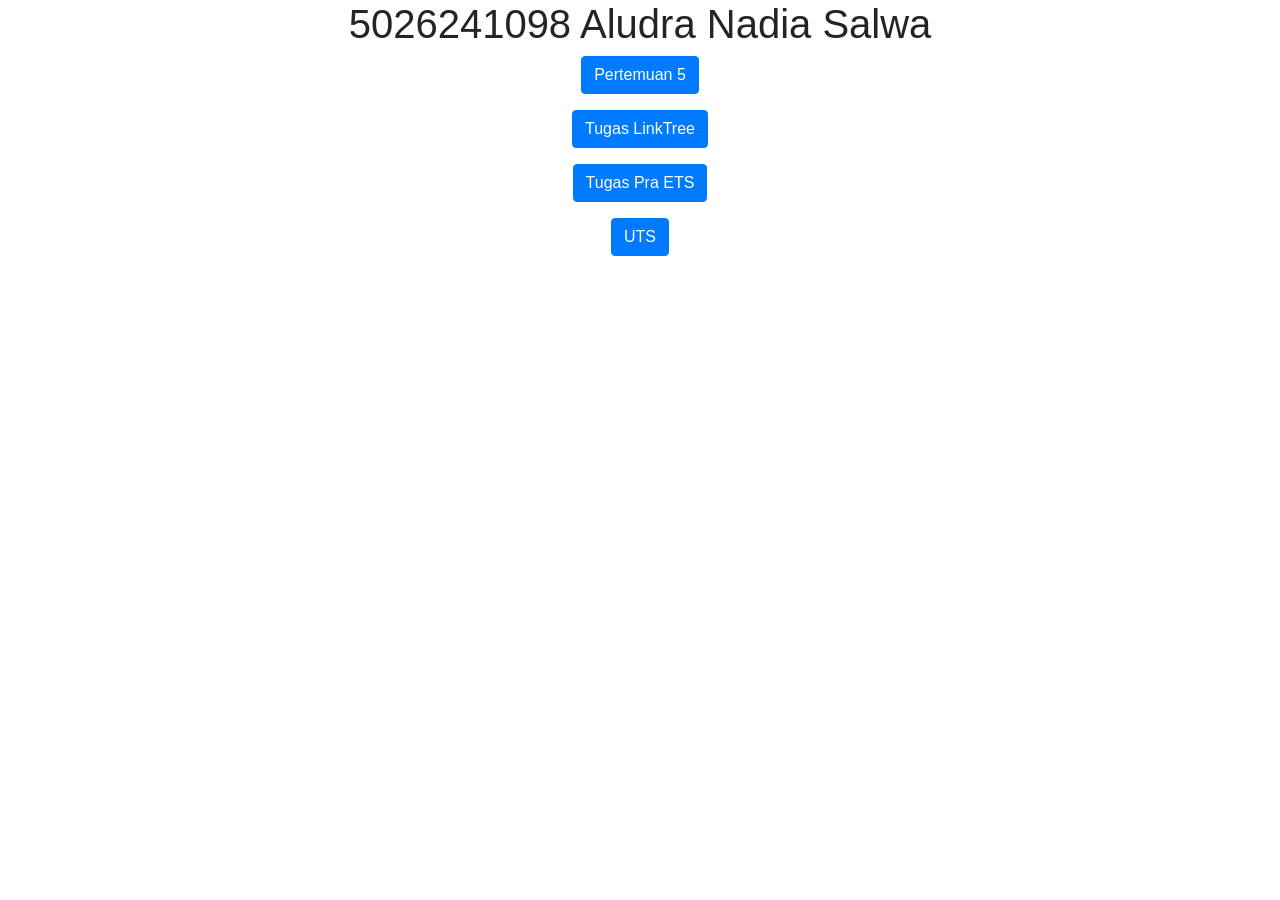
<file: index.html>
<!DOCTYPE html>
<html lang="en">

<head>
    <title>5026241098</title>
    <meta charset="utf-8">
    <meta name="viewport" content="width=device-width, initial-scale=1">
    <link rel="stylesheet" href="https://cdn.jsdelivr.net/npm/bootstrap@4.6.2/dist/css/bootstrap.min.css">

    <script src="https://cdn.jsdelivr.net/npm/jquery@3.7.1/dist/jquery.slim.min.js"></script>
    <script src="https://cdn.jsdelivr.net/npm/popper.js@1.16.1/dist/umd/popper.min.js"></script>
    <script src="https://cdn.jsdelivr.net/npm/bootstrap@4.6.2/dist/js/bootstrap.bundle.min.js"></script>
</head>

<body>
    <div class="container">
        <center>
            <h1>5026241098 Aludra Nadia Salwa</h1>
            <p>
                <a href="pertemuan5.html" target="_blank" class="btn btn-primary">Pertemuan 5</a>
            </p>
            <p>
                <a href="linktree.html" target="_blank" class="btn btn-primary">Tugas LinkTree</a>
            </p>
            <p>
                <a href="tugas_ets.html" target="_blank" class="btn btn-primary">Tugas Pra ETS</a>
            </p>
            <p>
                <a href="5026241098.html" target="_blank" class="btn btn-primary">UTS</a>
            </p>
        </center>
    </div>
</body>

</html>
</file>
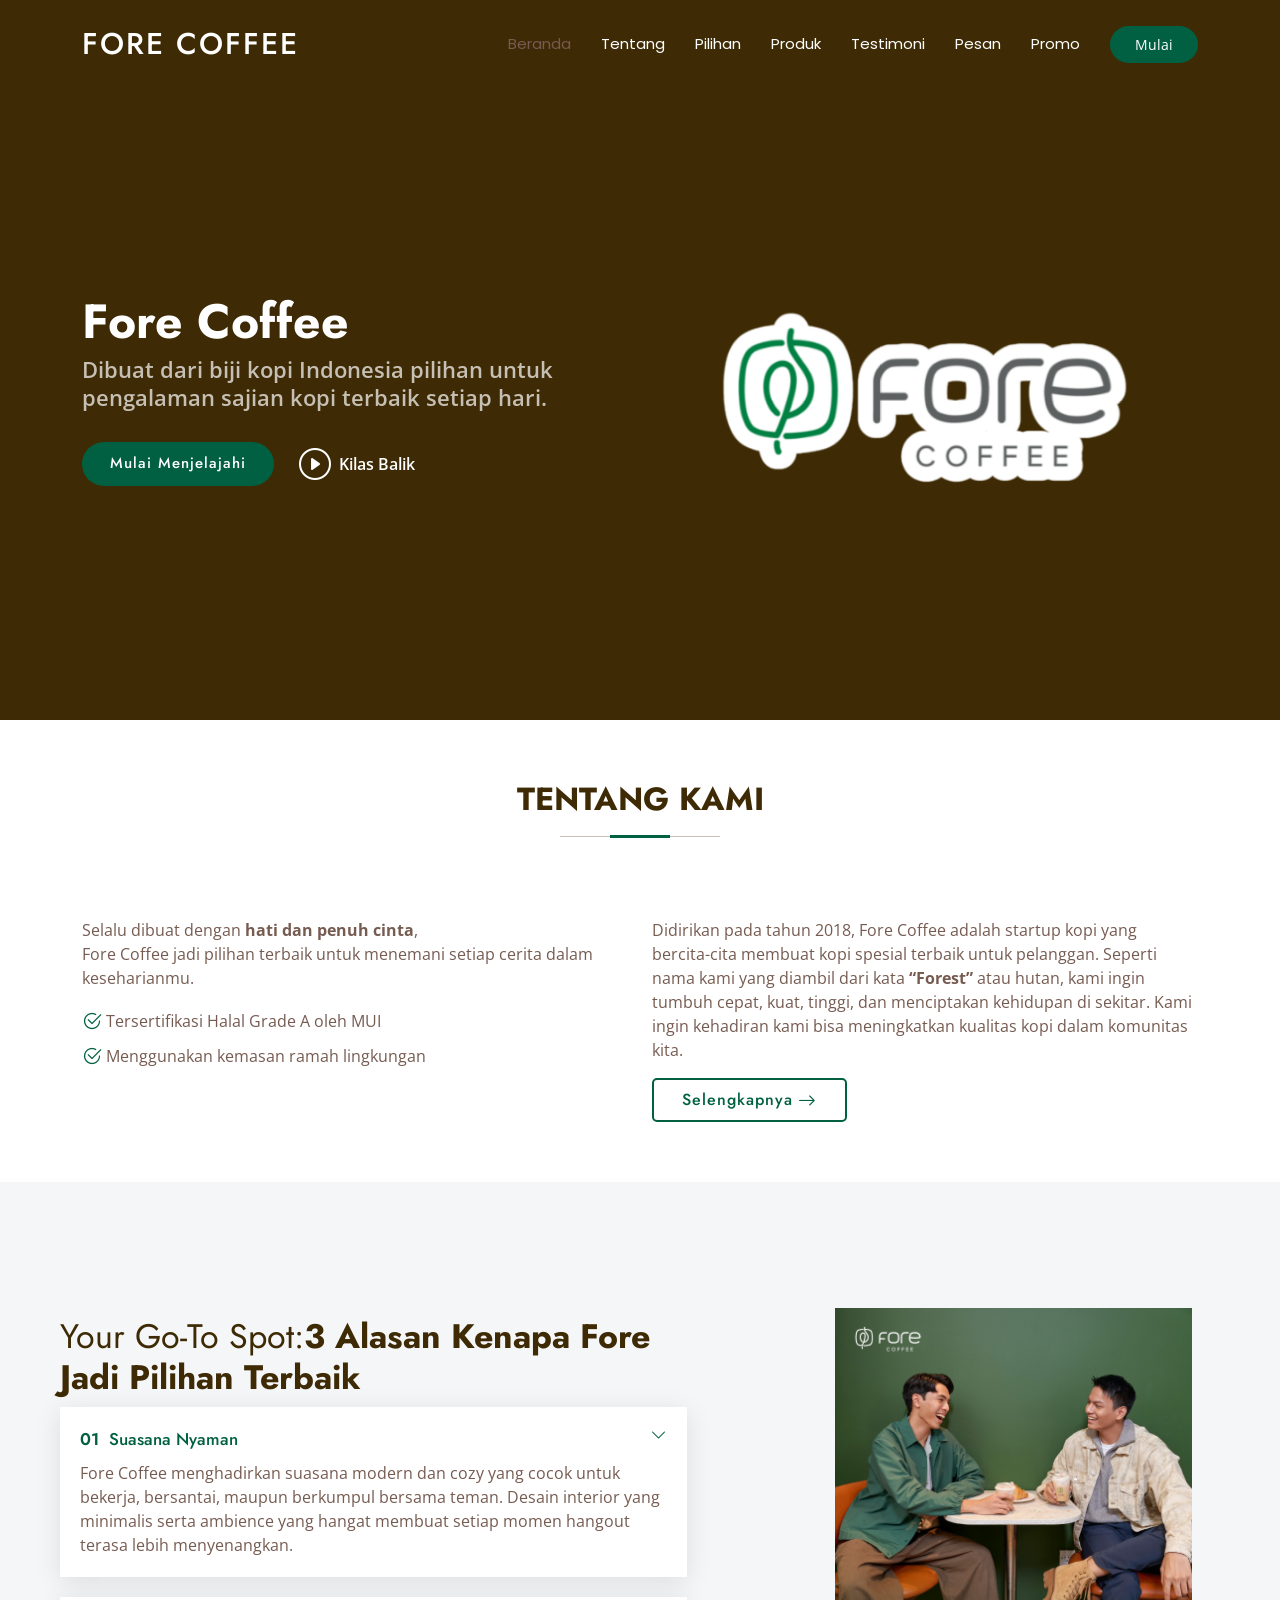
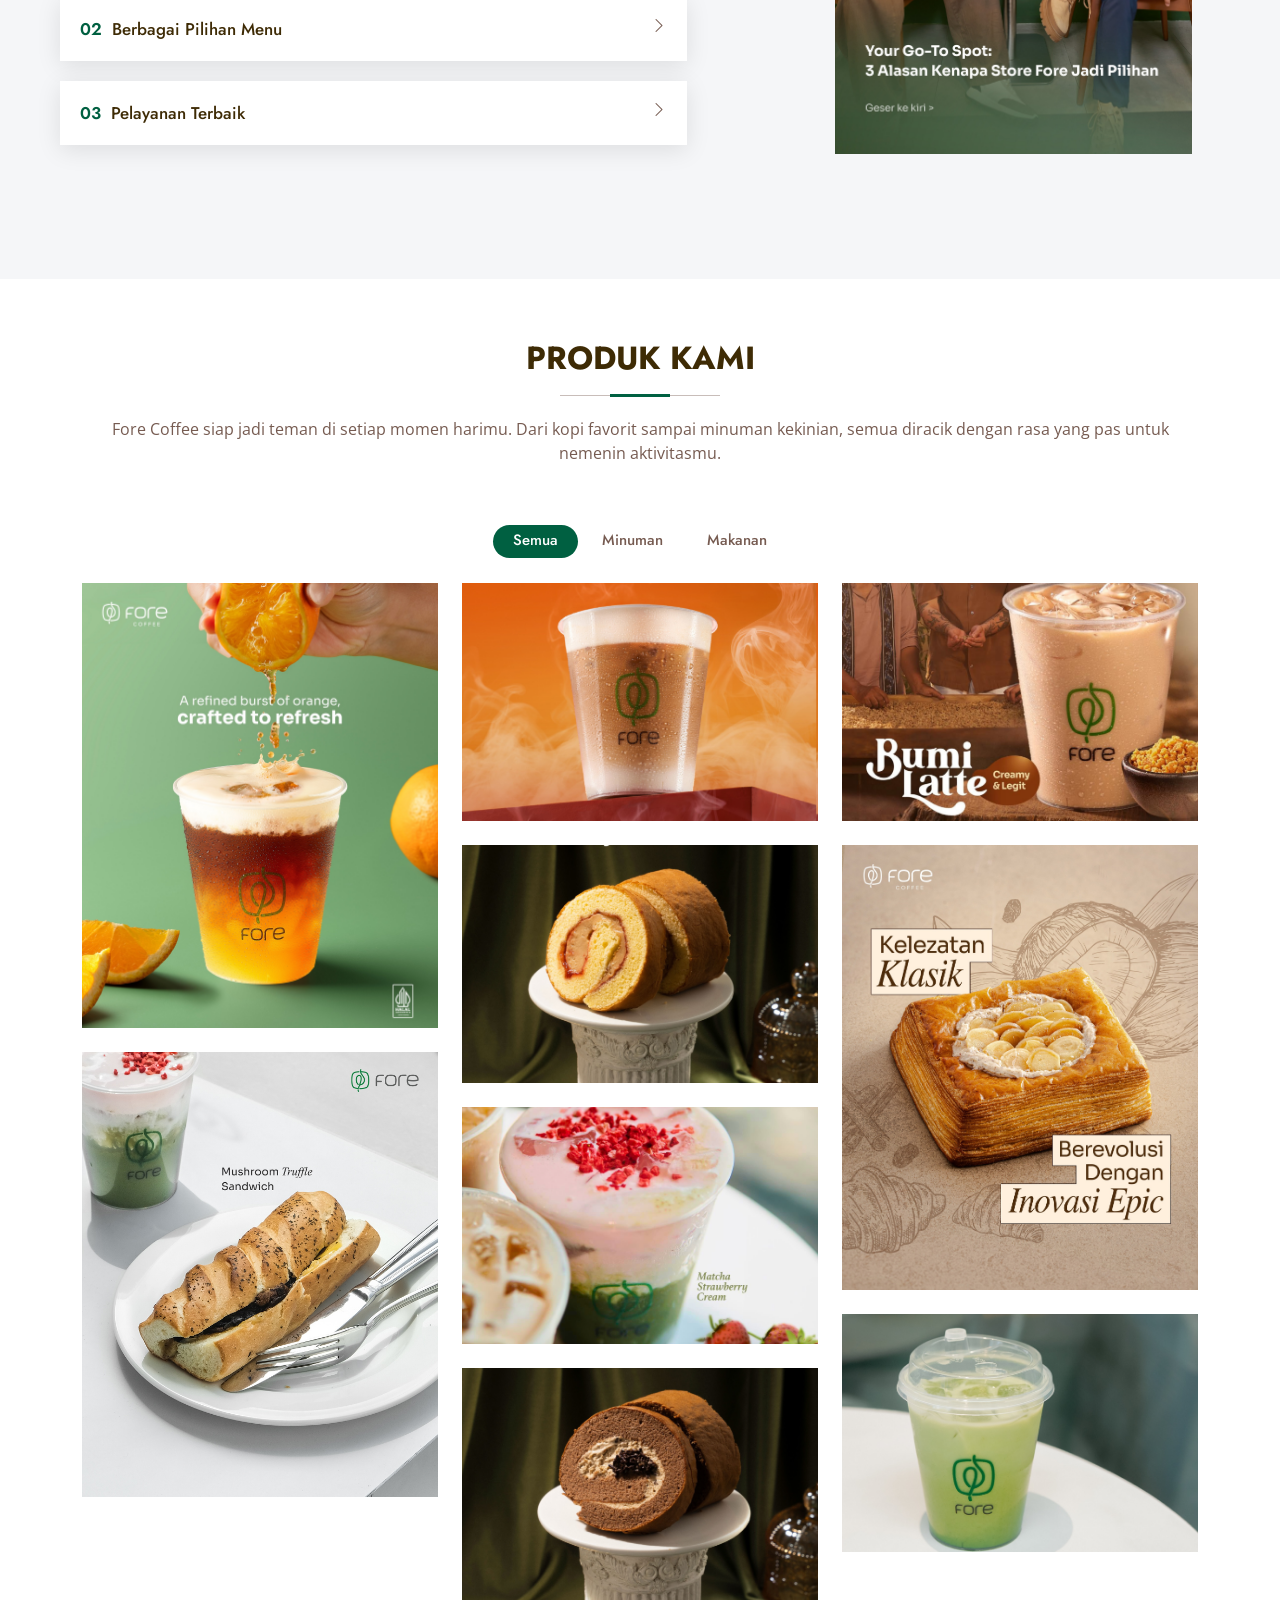
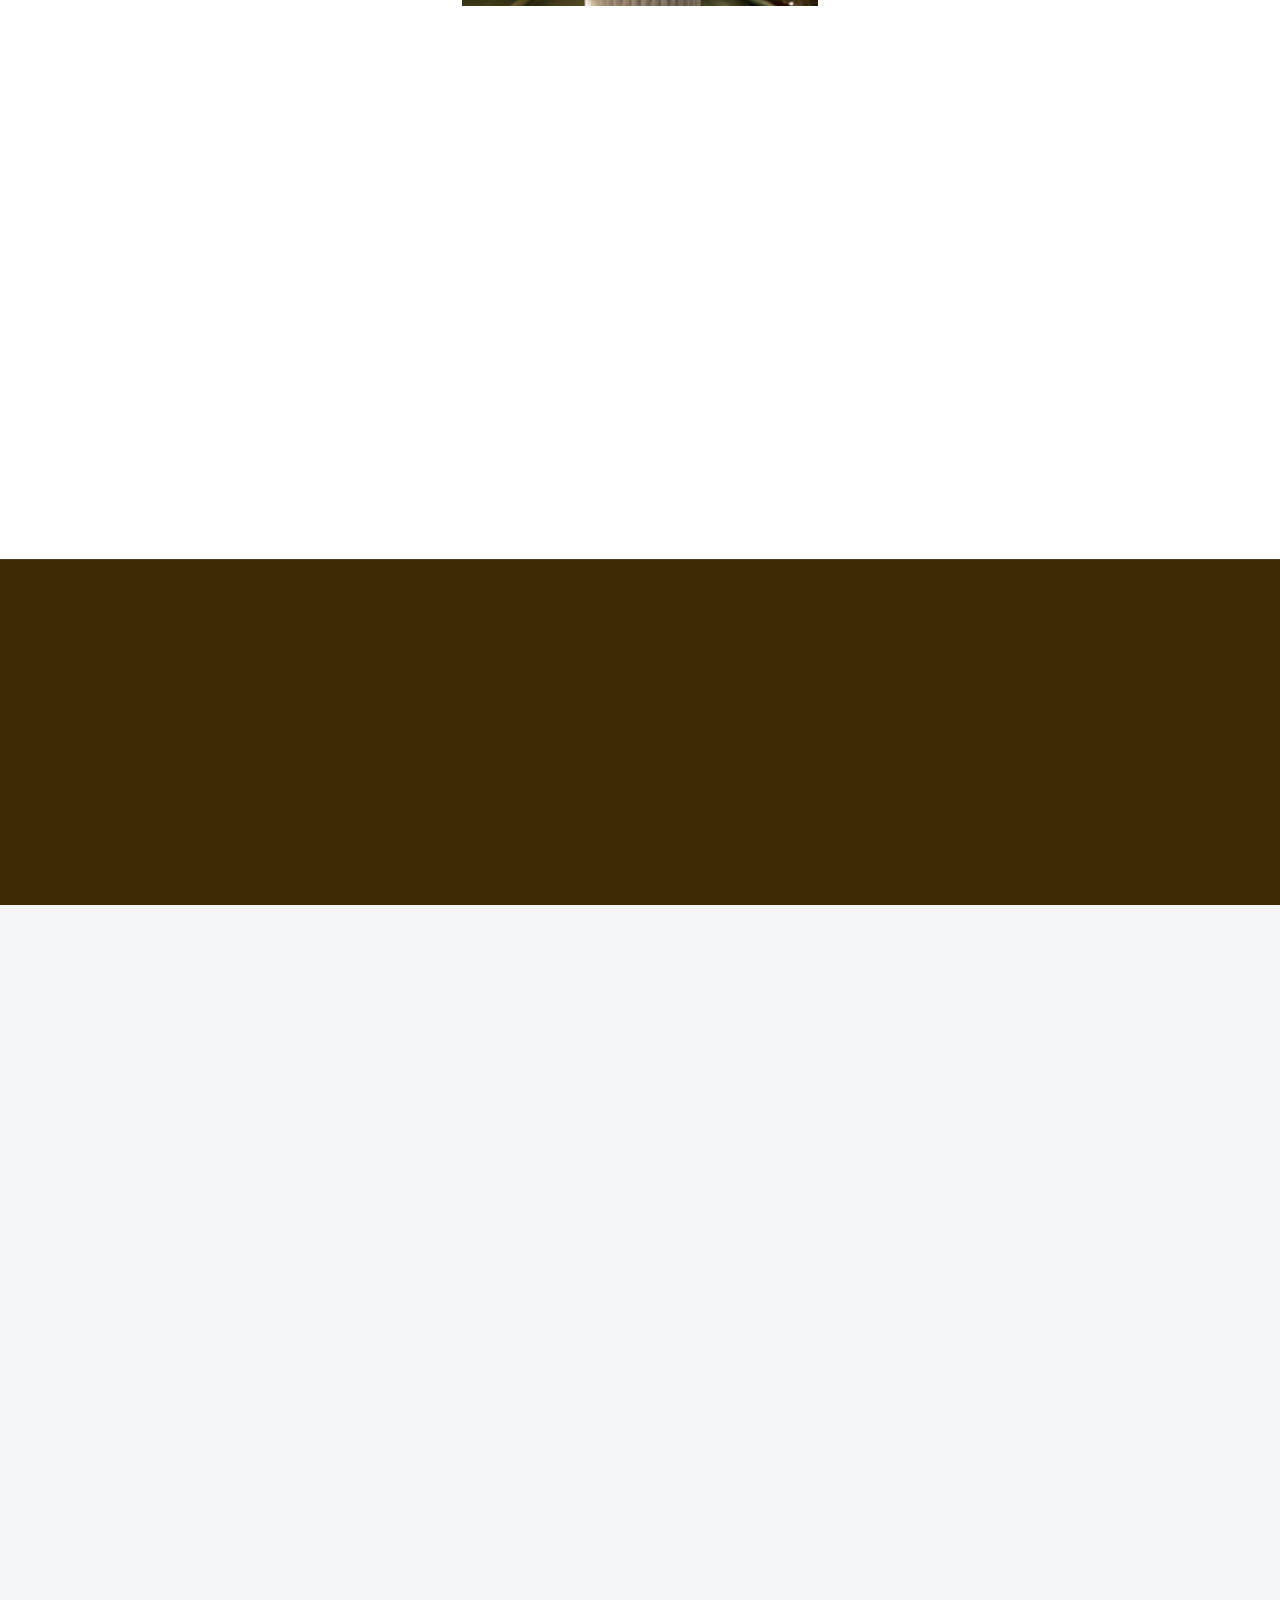
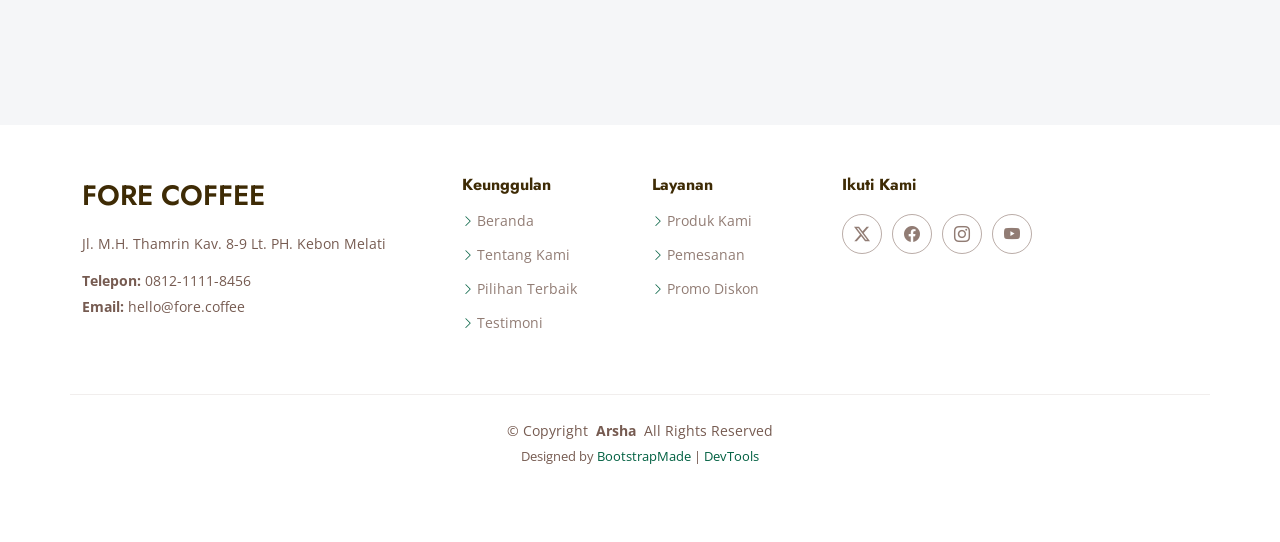
<file: tugas_ets.html>
<!-- Tugas Pra ETS | Aludra Nadia Salwa | 5026241098 | PWEB (B) -->
<!DOCTYPE html>
<html lang="en">

<head>
    <meta charset="utf-8">
    <meta content="width=device-width, initial-scale=1.0" name="viewport">
    <title>Fore Coffee</title>
    <meta name="description" content="">
    <meta name="keywords" content="">

    <!-- Favicons -->
    <link href="assets/img/logo_fore.jpg" rel="icon">
    <link href="assets/img/logo_fore.jpg" rel="apple-touch-icon">

    <!-- Fonts -->
    <link href="https://fonts.googleapis.com" rel="preconnect">
    <link href="https://fonts.gstatic.com" rel="preconnect" crossorigin>
    <link
        href="https://fonts.googleapis.com/css2?family=Open+Sans:ital,wght@0,300;0,400;0,500;0,600;0,700;0,800;1,300;1,400;1,500;1,600;1,700;1,800&family=Poppins:ital,wght@0,100;0,200;0,300;0,400;0,500;0,600;0,700;0,800;0,900;1,100;1,200;1,300;1,400;1,500;1,600;1,700;1,800;1,900&family=Jost:ital,wght@0,100;0,200;0,300;0,400;0,500;0,600;0,700;0,800;0,900;1,100;1,200;1,300;1,400;1,500;1,600;1,700;1,800;1,900&display=swap"
        rel="stylesheet">

    <!-- Vendor CSS Files -->
    <link href="assets/vendor/bootstrap/css/bootstrap.min.css" rel="stylesheet">
    <link href="assets/vendor/bootstrap-icons/bootstrap-icons.css" rel="stylesheet">
    <link href="assets/vendor/aos/aos.css" rel="stylesheet">
    <link href="assets/vendor/glightbox/css/glightbox.min.css" rel="stylesheet">
    <link href="assets/vendor/swiper/swiper-bundle.min.css" rel="stylesheet">

    <!-- Main CSS File -->
    <link href="assets/css/main.css" rel="stylesheet">

    <!-- =======================================================
  * Template Name: Arsha
  * Template URL: https://bootstrapmade.com/arsha-free-bootstrap-html-template-corporate/
  * Updated: Feb 22 2025 with Bootstrap v5.3.3
  * Author: BootstrapMade.com
  * License: https://bootstrapmade.com/license/
  ======================================================== -->
</head>

<body class="index-page">
    <header id="header" class="header d-flex align-items-center fixed-top">
        <div class="container-fluid container-xl position-relative d-flex align-items-center">

            <a href="index.html" class="logo d-flex align-items-center me-auto">
                <!-- Uncomment the line below if you also wish to use an image logo -->
                <!-- <img src="assets/img/fore_logo.png" alt="Fore Coffee"> -->
                <h1 class="sitename">Fore Coffee</h1>
            </a>

            <nav id="navmenu" class="navmenu">
                <ul>
                    <li><a href="#beranda" class="active">Beranda</a></li>
                    <li><a href="#tentang">Tentang</a></li>
                    <li><a href="#pilihan">Pilihan</a></li>
                    <li><a href="#produk">Produk</a></li>
                    <li><a href="#testimoni">Testimoni</a></li>
                    <li><a href="#pesan">Pesan</a></li>
                    <li><a href="#promo">Promo</a></li>
                </ul>
                <i class="mobile-nav-toggle d-xl-none bi bi-list"></i>
            </nav>

            <a class="btn-getstarted" href="#tentang">Mulai</a>

        </div>
    </header>

    <main class="main">
        <!-- Header Section -->
        <section id="beranda" class="hero section dark-background">

            <div class="container">
                <div class="row gy-4">
                    <div class="col-lg-6 order-2 order-lg-1 d-flex flex-column justify-content-center"
                        data-aos="zoom-out">
                        <h1>Fore Coffee</h1>
                        <p>Dibuat dari biji kopi Indonesia pilihan untuk pengalaman sajian kopi terbaik setiap hari.</p>
                        <div class="d-flex">
                            <a href="#tentang" class="btn-get-started">Mulai Menjelajahi</a>
                            <a href="https://youtu.be/0BVBswRWiP0"
                                class="glightbox btn-watch-video d-flex align-items-center"><i
                                    class="bi bi-play-circle"></i><span>Kilas Balik</span></a>
                        </div>
                    </div>
                    <div class="col-lg-6 order-1 order-lg-2 hero-img" data-aos="zoom-out" data-aos-delay="200">
                        <img src="assets/img/logofore.png" class="img-fluid animated" alt="">
                    </div>
                </div>
            </div>

        </section><!-- /Hero Section -->

        <!-- About Section -->
        <section id="tentang" class="about section">

            <!-- Section Title -->
            <div class="container section-title" data-aos="fade-up">
                <h2>Tentang Kami</h2>
            </div><!-- End Section Title -->

            <div class="container">

                <div class="row gy-4">

                    <div class="col-lg-6 content" data-aos="fade-up" data-aos-delay="100">
                        <p>
                            Selalu dibuat dengan <strong>hati dan penuh cinta</strong>,
                            <br>Fore Coffee jadi pilihan terbaik untuk menemani setiap cerita dalam keseharianmu.
                        </p>
                        <ul>
                            <li><i class="bi bi-check2-circle"></i> <span>Tersertifikasi Halal Grade A oleh MUI</span>
                            </li>
                            <li><i class="bi bi-check2-circle"></i> <span>Menggunakan kemasan ramah lingkungan</span>
                            </li>
                        </ul>
                    </div>

                    <div class="col-lg-6" data-aos="fade-up" data-aos-delay="200">
                        <p>Didirikan pada tahun 2018, Fore Coffee adalah startup kopi yang bercita-cita membuat kopi
                            spesial terbaik untuk pelanggan. Seperti nama kami yang diambil dari kata
                            <strong>“Forest”</strong> atau hutan, kami ingin tumbuh cepat, kuat, tinggi, dan menciptakan
                            kehidupan di sekitar. Kami ingin kehadiran kami bisa meningkatkan kualitas kopi dalam
                            komunitas kita.
                        </p>
                        <a href="https://fore.coffee/id/about-us-id/" target="_blank"
                            class="read-more"><span>Selengkapnya</span><i class="bi bi-arrow-right"></i></a>
                    </div>

                </div>

            </div>

        </section><!-- /About Section -->

        <!-- Why Us Section -->
        <section id="pilihan" class="section why-us light-background" data-builder="section">

            <div class="container-fluid">

                <div class="row gy-4">

                    <div class="col-lg-7 d-flex flex-column justify-content-center order-2 order-lg-1">

                        <div class="content px-xl-5" data-aos="fade-up" data-aos-delay="100">
                            <h3><span>Your Go-To Spot:</span><strong>3 Alasan Kenapa Fore Jadi Pilihan Terbaik</strong>
                            </h3>
                        </div>

                        <div class="faq-container px-xl-5" data-aos="fade-up" data-aos-delay="200">

                            <div class="faq-item faq-active">

                                <h3><span>01</span> Suasana Nyaman</h3>
                                <div class="faq-content">
                                    <p>Fore Coffee menghadirkan suasana modern dan cozy yang cocok untuk bekerja,
                                        bersantai, maupun berkumpul bersama teman. Desain interior yang minimalis serta
                                        ambience yang hangat membuat setiap momen hangout terasa lebih menyenangkan.
                                    </p>
                                </div>
                                <i class="faq-toggle bi bi-chevron-right"></i>
                            </div><!-- End Faq item-->

                            <div class="faq-item">
                                <h3><span>02</span> Berbagai Pilihan Menu
                                </h3>
                                <div class="faq-content">
                                    <p>Tersedia beragam pilihan minuman mulai dari kopi dengan cita rasa bold hingga
                                        minuman non-coffee yang segar. Fore Coffee juga menghadirkan menu inovatif yang
                                        mengikuti tren tanpa mengesampingkan kualitas rasa.</p>
                                </div>
                                <i class="faq-toggle bi bi-chevron-right"></i>
                            </div><!-- End Faq item-->

                            <div class="faq-item">
                                <h3><span>03</span> Pelayanan Terbaik</h3>
                                <div class="faq-content">
                                    <p>Setiap pelanggan dilayani dengan ramah dan profesional. Mulai dari pemesanan
                                        hingga penyajian, Fore Coffee memastikan pengalaman yang cepat, praktis, dan
                                        tetap memberikan kenyamanan maksimal.
                                    </p>
                                </div>
                                <i class="faq-toggle bi bi-chevron-right"></i>
                            </div><!-- End Faq item-->

                        </div>

                    </div>

                    <div class="col-lg-5 order-1 order-lg-2 why-us-img">
                        <img src="assets/img/why_fore.jpg" class="img-fluid" alt="" data-aos="zoom-in"
                            data-aos-delay="100">
                    </div>
                </div>

            </div>

        </section><!-- /Why Us Section -->

        <!-- Portfolio Section -->
        <section id="produk" class="portfolio section">

            <!-- Section Title -->
            <div class="container section-title" data-aos="fade-up">
                <h2>Produk Kami</h2>
                <p>Fore Coffee siap jadi teman di setiap momen harimu. Dari kopi favorit sampai minuman kekinian, semua
                    diracik dengan rasa yang pas untuk nemenin aktivitasmu.</p>
            </div><!-- End Section Title -->

            <div class="container">

                <div class="isotope-layout" data-default-filter="*" data-layout="masonry" data-sort="original-order">

                    <ul class="portfolio-filters isotope-filters" data-aos="fade-up" data-aos-delay="100">
                        <li data-filter="*" class="filter-active">Semua</li>
                        <li data-filter=".filter-drink">Minuman</li>
                        <li data-filter=".filter-food">Makanan</li>
                    </ul><!-- End Portfolio Filters -->

                    <div class="row gy-4 isotope-container" data-aos="fade-up" data-aos-delay="200">

                        <div class="col-lg-4 col-md-6 portfolio-item isotope-item filter-drink">
                            <img src="assets/img/portfolio/sunrise-mont.jpg" class="img-fluid" alt="">
                            <div class="portfolio-info">
                                <h4>Sunrise Mont-Black</h4>
                                <p>Combination of Fruity Americano and Orange Cream</p>
                                <a href="assets/img/portfolio/sunrise-mont.jpg" title="Sunrise Mont-Black"
                                    data-gallery="portfolio-gallery-app" class="glightbox preview-link"><i
                                        class="bi bi-zoom-in"></i></a>
                                <a href="https://www.instagram.com/p/DXS7KCvEZ07/?img_index=4" target="_blank"
                                    title="More Details" class="details-link"><i class="bi bi-link-45deg"></i></a>
                            </div>
                        </div><!-- End Portfolio Item -->

                        <div class="col-lg-4 col-md-6 portfolio-item isotope-item filter-drink">
                            <img src="assets/img/portfolio/orange-cream.png" class="img-fluid" alt="">
                            <div class="portfolio-info">
                                <h4>Orange Cream Toffee Lattee</h4>
                                <p>Toffee Latte Creamy Dipadukan dengan Krim Jeruk</p>
                                <a href="assets/img/portfolio/orange-cream.png" title="Orange Cream Toffee Lattee"
                                    data-gallery="portfolio-gallery-product" class="glightbox preview-link"><i
                                        class="bi bi-zoom-in"></i></a>
                                <a href="https://www.instagram.com/p/DXNj616iSJ2/?img_index=2" target="_blank"
                                    title="More Details" class="details-link"><i class="bi bi-link-45deg"></i></a>
                            </div>
                        </div><!-- End Portfolio Item -->

                        <div class="col-lg-4 col-md-6 portfolio-item isotope-item filter-drink">
                            <img src="assets/img/portfolio/bumi-latte.png" class="img-fluid" alt="">
                            <div class="portfolio-info">
                                <h4>Bumi Latte</h4>
                                <p>Tercipta dari kopi terbaik hasil bumi Indonesia, dipadukan dengan susu dan
                                    butterscotch.</p>
                                <a href="assets/img/portfolio/bumi-latte.png" title="Bumi Latte"
                                    data-gallery="portfolio-gallery-branding" class="glightbox preview-link"><i
                                        class="bi bi-zoom-in"></i></a>
                                <a href="https://www.instagram.com/p/DClmhkUvBZQ/?img_index=3" target="_blank"
                                    title="More Details" class="details-link"><i class="bi bi-link-45deg"></i></a>
                            </div>
                        </div><!-- End Portfolio Item -->

                        <div class="col-lg-4 col-md-6 portfolio-item isotope-item filter-food">
                            <img src="assets/img/portfolio/cake-peanut.png" class="img-fluid" alt="">
                            <div class="portfolio-info">
                                <h4>Roll Cake Peanut Butter Jam</h4>
                                <p>Bolu gulung vanila yang lembut dengan selai kacang dan selai stroberi.</p>
                                <a href="assets/img/portfolio/cake-peanut.png" title="Roll Cake Peanut Butter Jam"
                                    data-gallery="portfolio-gallery-app" class="glightbox preview-link"><i
                                        class="bi bi-zoom-in"></i></a>
                                <a href="https://www.instagram.com/p/DRt8LWDkRLR/?img_index=2" target="_blank"
                                    title="More Details" class="details-link"><i class="bi bi-link-45deg"></i></a>
                            </div>
                        </div><!-- End Portfolio Item -->

                        <div class="col-lg-4 col-md-6 portfolio-item isotope-item filter-food">
                            <img src="assets/img/portfolio/klappertart.jpg" class="img-fluid" alt="">
                            <div class="portfolio-info">
                                <h4>Klappertart Croissant</h4>
                                <p>Croissant dengan custard kelapa yang lembut, almond yang renyah, kismis manis
                                    seimbang, dan kayu manis yang memberi aroma di setiap gigitannya</p>
                                <a href="assets/img/portfolio/klappertart.jpg" title="Klappertart Croissant"
                                    data-gallery="portfolio-gallery-product" class="glightbox preview-link"><i
                                        class="bi bi-zoom-in"></i></a>
                                <a href="https://www.instagram.com/p/DIa2VydK_QE/?img_index=2" target="_blank"
                                    title="More Details" class="details-link"><i class="bi bi-link-45deg"></i></a>
                            </div>
                        </div><!-- End Portfolio Item -->

                        <div class="col-lg-4 col-md-6 portfolio-item isotope-item filter-food">
                            <img src="assets/img/portfolio/mushroom-truffle.jpg" class="img-fluid" alt="">
                            <div class="portfolio-info">
                                <h4>Mushroom Truffle Sandwich</h4>
                                <p>Perpaduan jamur truffle yang creamy berpadu dengan keju cheddar di setiap gigitan
                                    sandwich yang lembut.</p>
                                <a href="assets/img/portfolio/mushroom-truffle.jpg" title="Mushroom Truffle Sandwich"
                                    data-gallery="portfolio-gallery-branding" class="glightbox preview-link"><i
                                        class="bi bi-zoom-in"></i></a>
                                <a href="https://www.instagram.com/p/C_SlezdPbem/" target="_blank" title="More Details"
                                    class="details-link"><i class="bi bi-link-45deg"></i></a>
                            </div>
                        </div><!-- End Portfolio Item -->

                        <div class="col-lg-4 col-md-6 portfolio-item isotope-item filter-drink">
                            <img src="assets/img/portfolio/matcha-strawberry.png" class="img-fluid" alt="">
                            <div class="portfolio-info">
                                <h4>Matcha Strawberry Cream</h4>
                                <p>Taburan strawberry yang manis asam pas banget melengkapi rasa matcha yang menyegarkan
                                    dan krim</p>
                                <a href="assets/img/portfolio/matcha-strawberry.png" title="Matcha Strawberry Cream"
                                    data-gallery="portfolio-gallery-app" class="glightbox preview-link"><i
                                        class="bi bi-zoom-in"></i></a>
                                <a href="https://www.instagram.com/p/C7jI7rYvgFF/" target="_blank" title="More Details"
                                    class="details-link"><i class="bi bi-link-45deg"></i></a>
                            </div>
                        </div><!-- End Portfolio Item -->

                        <div class="col-lg-4 col-md-6 portfolio-item isotope-item filter-drink">
                            <img src="assets/img/portfolio/matcha.png" class="img-fluid" alt="">
                            <div class="portfolio-info">
                                <h4>Matcha Green Tea</h4>
                                <p>Bubuk matcha spesial Fore yang lembut dan creamy dikombinasi dengan susu segar.</p>
                                <a href="assets/img/portfolio/matcha.png" title="Matcha Green Tea"
                                    data-gallery="portfolio-gallery-product" class="glightbox preview-link"><i
                                        class="bi bi-zoom-in"></i></a>
                                <a href="https://www.instagram.com/p/C6qePHTv-yH/" target="_blank" title="More Details"
                                    class="details-link"><i class="bi bi-link-45deg"></i></a>
                            </div>
                        </div><!-- End Portfolio Item -->

                        <div class="col-lg-4 col-md-6 portfolio-item isotope-item filter-food">
                            <img src="assets/img/portfolio/cake-mocha.png" class="img-fluid" alt="">
                            <div class="portfolio-info">
                                <h4>Roll Cake Mocha</h4>
                                <p>Bolu gulung coklat yang lembut dengan krim mocha dan taburan meses.</p>
                                <a href="assets/img/portfolio/cake-mocha.png" title="Roll Cake Mocha"
                                    data-gallery="portfolio-gallery-branding" class="glightbox preview-link"><i
                                        class="bi bi-zoom-in"></i></a>
                                <a href="https://www.instagram.com/p/DRt8LWDkRLR/?img_index=4" target="_blank"
                                    title="More Details" class="details-link"><i class="bi bi-link-45deg"></i></a>
                            </div>
                        </div><!-- End Portfolio Item -->

                    </div><!-- End Portfolio Container -->

                </div>

            </div>

        </section><!-- /Portfolio Section -->

        <!-- Testimonials Section -->
        <section id="testimoni" class="testimonials section">

            <!-- Section Title -->
            <div class="container section-title" data-aos="fade-up">
                <h2>Testimoni</h2>
                <p>Kolaborasi Sukses Kami</p>
            </div><!-- End Section Title -->

            <div class="container" data-aos="fade-up" data-aos-delay="100">

                <div class="swiper init-swiper">
                    <script type="application/json" class="swiper-config">
            {
              "loop": true,
              "speed": 600,
              "autoplay": {
                "delay": 5000
              },
              "slidesPerView": "auto",
              "pagination": {
                "el": ".swiper-pagination",
                "type": "bullets",
                "clickable": true
              }
            }
          </script>
                    <div class="swiper-wrapper">

                        <div class="swiper-slide">
                            <div class="testimonial-item">
                                <h3>Albert Kuniawan</h3>
                                <h4>Blu by BCA</h4>
                                <p>
                                    <i class="bi bi-quote quote-icon-left"></i>
                                    <span>Integrasi Ekosistem Digital Fore x blu memudahkan Genz & Millenials membeli
                                        kopi lewat pembayaran digital untuk menemani kegiatan sehari-hari sambil
                                        menikmati berbagai promo yang tersedia! Terbukti, transaksi selalu tinggi karena
                                        Fore selalu di hati!</span>
                                    <i class="bi bi-quote quote-icon-right"></i>
                                </p>
                            </div>
                        </div><!-- End testimonial item -->

                        <div class="swiper-slide">
                            <div class="testimonial-item">
                                <h3>Samanda Tondang</h3>
                                <h4>SOS Children's Villages</h4>
                                <p>
                                    <i class="bi bi-quote quote-icon-left"></i>
                                    <span>Kami sangat mengapresiasi inisiatif dari Fore Coffee untuk berkolaborasi
                                        bersama dalam kampanye ini. Semoga kolaborasi kami dengan Fore Coffee bisa
                                        menginspirasi banyak pihak terutama dalam melakukan kampanye kebaikan.</span>
                                    <i class="bi bi-quote quote-icon-right"></i>
                                </p>
                            </div>
                        </div><!-- End testimonial item -->

                        <div class="swiper-slide">
                            <div class="testimonial-item">
                                <h3>Devi Alfilovita</h3>
                                <h4>Grab Food</h4>
                                <p>
                                    <i class="bi bi-quote quote-icon-left"></i>
                                    <span>Fore Coffee is one of the best merchants that I ever handled as a key account
                                        manager. we had a great journey to create some collaborations such as Exclusive
                                        Seasonal Menu, Percaya Projex, etc. The team was really helpful, organized, and
                                        had a fast response to coordinate everything.</span>
                                    <i class="bi bi-quote quote-icon-right"></i>
                                </p>
                            </div>
                        </div><!-- End testimonial item -->

                    </div>
                    <div class="swiper-pagination"></div>
                </div>

            </div>

        </section><!-- /Testimonials Section -->

        <!-- Call To Action Section -->
        <section id="pesan" class="call-to-action section dark-background">

            <img src="assets/img/bg/cta.png" alt="">

            <div class="container">

                <div class="row" data-aos="zoom-in" data-aos-delay="100">
                    <div class="col-xl-9 text-center text-xl-start">
                        <h3>Pesan Sekarang</h3>
                        <p>One click away coffee!
                            <br>Cepat dan mudah dengan banyak manfaat.
                        </p>
                    </div>
                    <div class="col-xl-3 cta-btn-container text-center">
                        <a class="cta-btn align-middle" href="https://fore.coffee/download-apps/">Unduh Aplikasi</a>
                    </div>
                </div>

            </div>

        </section><!-- /Call To Action Section -->

        <!-- Recent Blog Postst Section -->
        <section id="promo" class="recent-blog-postst section light-background">

            <!-- Section Title -->
            <div class="container section-title" data-aos="fade-up">
                <h1>Promo Terbaru</h1>
            </div><!-- End Section Title -->

            <div class="container">

                <div class="row gy-5">

                    <div class="col-xl-4 col-md-6">
                        <div class="post-item position-relative h-100" data-aos="fade-up" data-aos-delay="100">

                            <div class="post-img position-relative overflow-hidden">
                                <img src="assets/img/promo/promo-1.jpg" class="img-fluid" alt="">
                                <span class="post-date">14-18 Januari 2026</span>
                            </div>

                            <div class="post-content d-flex flex-column">

                                <h3 class="post-title">FOREveryone Deluxe - Diskon 33%</h3>

                                <a href="https://www.instagram.com/p/DTevItyEXVL/?img_index=1" target="_blank"
                                    class="readmore stretched-link"><span>Selengkapnya</span><i
                                        class="bi bi-arrow-right"></i></a>

                            </div>

                        </div>
                    </div><!-- End post item -->

                    <div class="col-xl-4 col-md-6">
                        <div class="post-item position-relative h-100" data-aos="fade-up" data-aos-delay="100">

                            <div class="post-img position-relative overflow-hidden">
                                <img src="assets/img/promo/promo-2.jpg" class="img-fluid" alt="">
                                <span class="post-date">23 Januari 2026</span>
                            </div>

                            <div class="post-content d-flex flex-column">

                                <h3 class="post-title">Berry Good Friday - 1 Month Coffee Supply</h3>

                                <a href="https://www.instagram.com/p/DTzjOAUEdUa/" target="_blank"
                                    class="readmore stretched-link"><span>Selengkapnya</span><i
                                        class="bi bi-arrow-right"></i></a>

                            </div>

                        </div>
                    </div><!-- End post item -->

                    <div class="col-xl-4 col-md-6">
                        <div class="post-item position-relative h-100" data-aos="fade-up" data-aos-delay="100">

                            <div class="post-img position-relative overflow-hidden">
                                <img src="assets/img/promo/promo-3.jpg" class="img-fluid" alt="">
                                <span class="post-date">07 November 2025</span>
                            </div>

                            <div class="post-content d-flex flex-column">

                                <h3 class="post-title">Dapatkan Kopi Favoritmu lewat Senyuman - Diskon 50%</h3>

                                <a href="https://www.instagram.com/p/DQtjXb3kfBu/?img_index=1" target="_blank"
                                    class="readmore stretched-link"><span>Selengkapnya</span><i
                                        class="bi bi-arrow-right"></i></a>

                            </div>

                        </div>
                    </div><!-- End post item -->

                </div>

            </div>

        </section><!-- /Recent Blog Postst Section -->
    </main>

    <!-- Scroll Top -->
    <a href="#" id="scroll-top" class="scroll-top d-flex align-items-center justify-content-center"><i
            class="bi bi-arrow-up-short"></i></a>

    <!-- Preloader -->
    <div id="preloader"></div>

    <!-- Vendor JS Files -->
    <script src="assets/vendor/bootstrap/js/bootstrap.bundle.min.js"></script>
    <script src="assets/vendor/php-email-form/validate.js"></script>
    <script src="assets/vendor/aos/aos.js"></script>
    <script src="assets/vendor/glightbox/js/glightbox.min.js"></script>
    <script src="assets/vendor/swiper/swiper-bundle.min.js"></script>
    <script src="assets/vendor/waypoints/noframework.waypoints.js"></script>
    <script src="assets/vendor/imagesloaded/imagesloaded.pkgd.min.js"></script>
    <script src="assets/vendor/isotope-layout/isotope.pkgd.min.js"></script>

    <!-- Main JS File -->
    <script src="assets/js/main.js"></script>
</body>

<footer id="footer" class="footer">

    <div class="container footer-top">
        <div class="row gy-4">
            <div class="col-lg-4 col-md-6 footer-about">
                <a href="index.html" class="d-flex align-items-center">
                    <span class="sitename">Fore Coffee</span>
                </a>
                <div class="footer-contact pt-3">
                    <p> Jl. M.H. Thamrin Kav. 8-9 Lt. PH. Kebon Melati</p>
                    <p class="mt-3"><strong>Telepon:</strong> <span>0812-1111-8456</span></p>
                    <p><strong>Email:</strong> <span>hello@fore.coffee</span></p>
                </div>
            </div>

            <div class="col-lg-2 col-md-3 footer-links">
                <h4>Keunggulan</h4>
                <ul>
                    <li><i class="bi bi-chevron-right"></i> <a href="#beranda">Beranda</a></li>
                    <li><i class="bi bi-chevron-right"></i> <a href="#tentang">Tentang Kami</a></li>
                    <li><i class="bi bi-chevron-right"></i> <a href="#pilihan">Pilihan Terbaik</a></li>
                    <li><i class="bi bi-chevron-right"></i> <a href="#testimoni">Testimoni</a></li>
                </ul>
            </div>

            <div class="col-lg-2 col-md-3 footer-links">
                <h4>Layanan</h4>
                <ul>
                    <li><i class="bi bi-chevron-right"></i> <a href="#produk">Produk Kami</a></li>
                    <li><i class="bi bi-chevron-right"></i> <a href="#pesan">Pemesanan</a></li>
                    <li><i class="bi bi-chevron-right"></i> <a href="#promo">Promo Diskon</a></li>
                </ul>
            </div>

            <div class="col-lg-4 col-md-12">
                <h4>Ikuti Kami</h4>
                <div class="social-links d-flex">
                    <a href="https://x.com/ForeCoffeeID"><i class="bi bi-twitter-x"></i></a>
                    <a href="https://www.facebook.com/fore.coffee/"><i class="bi bi-facebook"></i></a>
                    <a href=https://www.instagram.com/fore.coffee/""><i class="bi bi-instagram"></i></a>
                    <a href="https://www.youtube.com/@forecoffee"><i class="bi bi-youtube"></i></a>
                </div>
            </div>

        </div>
    </div>

    <div class="container copyright text-center mt-4">
        <p>© <span>Copyright</span> <strong class="px-1 sitename">Arsha</strong> <span>All Rights Reserved</span></p>
        <div class="credits">
            <!-- All the links in the footer should remain intact. -->
            <!-- You can delete the links only if you've purchased the pro version. -->
            <!-- Licensing information: https://bootstrapmade.com/license/ -->
            <!-- Purchase the pro version with working PHP/AJAX contact form: [buy-url] -->
            Designed by <a href="https://bootstrapmade.com/">BootstrapMade</a> | <a
                href="https://bootstrapmade.com/tools/">DevTools</a>
        </div>
    </div>
</footer>

</html>
</file>
<file: assets/css/main.css>
/**
* Template Name: Arsha
* Template URL: https://bootstrapmade.com/arsha-free-bootstrap-html-template-corporate/
* Updated: Feb 22 2025 with Bootstrap v5.3.3
* Author: BootstrapMade.com
* License: https://bootstrapmade.com/license/
*/

/*--------------------------------------------------------------
# Font & Color Variables
# Help: https://bootstrapmade.com/color-system/
--------------------------------------------------------------*/
/* Fonts */
:root {
  --default-font: "Open Sans",  system-ui, -apple-system, "Segoe UI", Roboto, "Helvetica Neue", Arial, "Noto Sans", "Liberation Sans", sans-serif, "Apple Color Emoji", "Segoe UI Emoji", "Segoe UI Symbol", "Noto Color Emoji";
  --heading-font: "Jost",  sans-serif;
  --nav-font: "Poppins",  sans-serif;
}

/* Global Colors - The following color variables are used throughout the website. Updating them here will change the color scheme of the entire website */
:root { 
  --background-color: #ffffff; /* Background color for the entire website, including individual sections */
  --default-color: #765b51; /* Default color used for the majority of the text content across the entire website */
  --heading-color: #3e2b05; /* Color for headings, subheadings and title throughout the website */
  --accent-color: #006041; /* Accent color that represents your brand on the website. It's used for buttons, links, and other elements that need to stand out */
  --surface-color: #ffffff; /* The surface color is used as a background of boxed elements within sections, such as cards, icon boxes, or other elements that require a visual separation from the global background. */
  --contrast-color: #ffffff; /* Contrast color for text, ensuring readability against backgrounds of accent, heading, or default colors. */
}

/* Nav Menu Colors - The following color variables are used specifically for the navigation menu. They are separate from the global colors to allow for more customization options */
:root {
  --nav-color: #ffffff;  /* The default color of the main navmenu links */
  --nav-hover-color: #765b51; /* Applied to main navmenu links when they are hovered over or active */
  --nav-mobile-background-color: #ffffff; /* Used as the background color for mobile navigation menu */
  --nav-dropdown-background-color: #ffffff; /* Used as the background color for dropdown items that appear when hovering over primary navigation items */
  --nav-dropdown-color: #3e2b05; /* Used for navigation links of the dropdown items in the navigation menu. */
  --nav-dropdown-hover-color: #006041; /* Similar to --nav-hover-color, this color is applied to dropdown navigation links when they are hovered over. */
}

/* Color Presets - These classes override global colors when applied to any section or element, providing reuse of the sam color scheme. */

.light-background {
  --background-color: #f5f6f8;
  --surface-color: #ffffff;
}

.dark-background {
  --background-color: #3e2b05;
  --default-color: #ffffff;
  --heading-color: #ffffff;
  --surface-color: #765b51;
  --contrast-color: #ffffff;
}

/* Smooth scroll */
:root {
  scroll-behavior: smooth;
}

/*--------------------------------------------------------------
# General Styling & Shared Classes
--------------------------------------------------------------*/
body {
  color: var(--default-color);
  background-color: var(--background-color);
  font-family: var(--default-font);
}

a {
  color: var(--accent-color);
  text-decoration: none;
  transition: 0.3s;
}

a:hover {
  color: color-mix(in srgb, var(--accent-color), transparent 25%);
  text-decoration: none;
}

h1,
h2,
h3,
h4,
h5,
h6 {
  color: var(--heading-color);
  font-family: var(--heading-font);
}

/* PHP Email Form Messages
------------------------------*/
.php-email-form .error-message {
  display: none;
  background: #df1529;
  color: #ffffff;
  text-align: left;
  padding: 15px;
  margin-bottom: 24px;
  font-weight: 600;
}

.php-email-form .sent-message {
  display: none;
  color: #ffffff;
  background: #059652;
  text-align: center;
  padding: 15px;
  margin-bottom: 24px;
  font-weight: 600;
}

.php-email-form .loading {
  display: none;
  background: var(--surface-color);
  text-align: center;
  padding: 15px;
  margin-bottom: 24px;
}

.php-email-form .loading:before {
  content: "";
  display: inline-block;
  border-radius: 50%;
  width: 24px;
  height: 24px;
  margin: 0 10px -6px 0;
  border: 3px solid var(--accent-color);
  border-top-color: var(--surface-color);
  animation: php-email-form-loading 1s linear infinite;
}

@keyframes php-email-form-loading {
  0% {
    transform: rotate(0deg);
  }

  100% {
    transform: rotate(360deg);
  }
}

/*--------------------------------------------------------------
# Global Header
--------------------------------------------------------------*/
.header {
  --background-color: #3e2b05;
  --heading-color: #ffffff;
  color: var(--default-color);
  background-color: var(--background-color);
  padding: 15px 0;
  transition: all 0.5s;
  z-index: 997;
}

.header .logo {
  line-height: 1;
}

.header .logo img {
  max-height: 36px;
  margin-right: 8px;
}

.header .logo h1 {
  font-size: 30px;
  margin: 0;
  font-weight: 500;
  color: var(--heading-color);
  letter-spacing: 2px;
  text-transform: uppercase;
}

.header .btn-getstarted,
.header .btn-getstarted:focus {
  color: var(--contrast-color);
  background: var(--accent-color);
  font-size: 14px;
  padding: 8px 25px;
  margin: 0 0 0 30px;
  border-radius: 50px;
  transition: 0.3s;
}

.header .btn-getstarted:hover,
.header .btn-getstarted:focus:hover {
  color: var(--contrast-color);
  background: color-mix(in srgb, var(--accent-color), transparent 15%);
}

@media (max-width: 1200px) {
  .header .logo {
    order: 1;
  }

  .header .btn-getstarted {
    order: 2;
    margin: 0 15px 0 0;
    padding: 6px 15px;
  }

  .header .navmenu {
    order: 3;
  }
}

/* Index Page Header
------------------------------*/
.index-page .header {
  --background-color: rgba(255, 255, 255, 0);
  --heading-color: #ffffff;
  --nav-color: #ffffff;
}

/* Index Page Header on Scroll
------------------------------*/
.index-page.scrolled .header {
  --background-color: #3e2b05;
}

/*--------------------------------------------------------------
# Navigation Menu
--------------------------------------------------------------*/
/* Desktop Navigation */
@media (min-width: 1200px) {
  .navmenu {
    padding: 0;
  }

  .navmenu ul {
    margin: 0;
    padding: 0;
    display: flex;
    list-style: none;
    align-items: center;
  }

  .navmenu li {
    position: relative;
  }

  .navmenu a,
  .navmenu a:focus {
    color: var(--nav-color);
    padding: 18px 15px;
    font-size: 15px;
    font-family: var(--nav-font);
    font-weight: 400;
    display: flex;
    align-items: center;
    justify-content: space-between;
    white-space: nowrap;
    transition: 0.3s;
  }

  .navmenu a i,
  .navmenu a:focus i {
    font-size: 12px;
    line-height: 0;
    margin-left: 5px;
    transition: 0.3s;
  }

  .navmenu li:last-child a {
    padding-right: 0;
  }

  .navmenu li:hover>a,
  .navmenu .active,
  .navmenu .active:focus {
    color: var(--nav-hover-color);
  }

  .navmenu .dropdown ul {
    margin: 0;
    padding: 10px 0;
    background: var(--nav-dropdown-background-color);
    display: block;
    position: absolute;
    visibility: hidden;
    left: 14px;
    top: 130%;
    opacity: 0;
    transition: 0.3s;
    border-radius: 4px;
    z-index: 99;
    box-shadow: 0px 0px 30px rgba(0, 0, 0, 0.1);
  }

  .navmenu .dropdown ul li {
    min-width: 200px;
  }

  .navmenu .dropdown ul a {
    padding: 10px 20px;
    font-size: 15px;
    text-transform: none;
    color: var(--nav-dropdown-color);
  }

  .navmenu .dropdown ul a i {
    font-size: 12px;
  }

  .navmenu .dropdown ul a:hover,
  .navmenu .dropdown ul .active:hover,
  .navmenu .dropdown ul li:hover>a {
    color: var(--nav-dropdown-hover-color);
  }

  .navmenu .dropdown:hover>ul {
    opacity: 1;
    top: 100%;
    visibility: visible;
  }

  .navmenu .dropdown .dropdown ul {
    top: 0;
    left: -90%;
    visibility: hidden;
  }

  .navmenu .dropdown .dropdown:hover>ul {
    opacity: 1;
    top: 0;
    left: -100%;
    visibility: visible;
  }

  .navmenu .megamenu {
    position: static;
  }

  .navmenu .megamenu ul {
    margin: 0;
    padding: 10px;
    background: var(--nav-dropdown-background-color);
    box-shadow: 0px 0px 20px rgba(0, 0, 0, 0.1);
    position: absolute;
    top: 130%;
    left: 0;
    right: 0;
    visibility: hidden;
    opacity: 0;
    display: flex;
    transition: 0.3s;
    border-radius: 4px;
    z-index: 99;
  }

  .navmenu .megamenu ul li {
    flex: 1;
  }

  .navmenu .megamenu ul li a,
  .navmenu .megamenu ul li:hover>a {
    padding: 10px 20px;
    font-size: 15px;
    color: var(--nav-dropdown-color);
  }

  .navmenu .megamenu ul li a:hover,
  .navmenu .megamenu ul li .active,
  .navmenu .megamenu ul li .active:hover {
    color: var(--nav-dropdown-hover-color);
  }

  .navmenu .megamenu:hover>ul {
    opacity: 1;
    top: 100%;
    visibility: visible;
  }

  .navmenu .dd-box-shadow {
    box-shadow: 0px 0px 30px rgba(0, 0, 0, 0.1);
  }
}

/* Mobile Navigation */
@media (max-width: 1199px) {
  .mobile-nav-toggle {
    color: var(--nav-color);
    font-size: 28px;
    line-height: 0;
    margin-right: 10px;
    cursor: pointer;
    transition: color 0.3s;
  }

  .navmenu {
    padding: 0;
    z-index: 9997;
  }

  .navmenu ul {
    display: none;
    list-style: none;
    position: absolute;
    inset: 60px 20px 20px 20px;
    padding: 10px 0;
    margin: 0;
    border-radius: 6px;
    background-color: var(--nav-mobile-background-color);
    overflow-y: auto;
    transition: 0.3s;
    z-index: 9998;
    box-shadow: 0px 0px 30px rgba(0, 0, 0, 0.1);
  }

  .navmenu a,
  .navmenu a:focus {
    color: var(--nav-dropdown-color);
    padding: 10px 20px;
    font-family: var(--nav-font);
    font-size: 17px;
    font-weight: 500;
    display: flex;
    align-items: center;
    justify-content: space-between;
    white-space: nowrap;
    transition: 0.3s;
  }

  .navmenu a i,
  .navmenu a:focus i {
    font-size: 12px;
    line-height: 0;
    margin-left: 5px;
    width: 30px;
    height: 30px;
    display: flex;
    align-items: center;
    justify-content: center;
    border-radius: 50%;
    transition: 0.3s;
    background-color: color-mix(in srgb, var(--accent-color), transparent 90%);
  }

  .navmenu a i:hover,
  .navmenu a:focus i:hover {
    background-color: var(--accent-color);
    color: var(--contrast-color);
  }

  .navmenu a:hover,
  .navmenu .active,
  .navmenu .active:focus {
    color: var(--nav-dropdown-hover-color);
  }

  .navmenu .active i,
  .navmenu .active:focus i {
    background-color: var(--accent-color);
    color: var(--contrast-color);
    transform: rotate(180deg);
  }

  .navmenu .dropdown ul {
    position: static;
    display: none;
    z-index: 99;
    padding: 10px 0;
    margin: 10px 20px;
    background-color: var(--nav-dropdown-background-color);
    border: 1px solid color-mix(in srgb, var(--default-color), transparent 90%);
    box-shadow: none;
    transition: all 0.5s ease-in-out;
  }

  .navmenu .dropdown ul ul {
    background-color: rgba(33, 37, 41, 0.1);
  }

  .navmenu .dropdown>.dropdown-active {
    display: block;
    background-color: rgba(33, 37, 41, 0.03);
  }

  .mobile-nav-active {
    overflow: hidden;
  }

  .mobile-nav-active .mobile-nav-toggle {
    color: #fff;
    position: absolute;
    font-size: 32px;
    top: 15px;
    right: 15px;
    margin-right: 0;
    z-index: 9999;
  }

  .mobile-nav-active .navmenu {
    position: fixed;
    overflow: hidden;
    inset: 0;
    background: rgba(33, 37, 41, 0.8);
    transition: 0.3s;
  }

  .mobile-nav-active .navmenu>ul {
    display: block;
  }
}

/*--------------------------------------------------------------
# Global Footer
--------------------------------------------------------------*/
.footer {
  color: var(--default-color);
  background-color: var(--background-color);
  font-size: 14px;
  padding-bottom: 50px;
  position: relative;
}

.footer .footer-newsletter {
  background-color: color-mix(in srgb, var(--heading-color), transparent 95%);
  padding: 50px 0;
}

.footer .footer-newsletter h4 {
  font-size: 24px;
}

.footer .footer-newsletter .newsletter-form {
  margin-top: 30px;
  margin-bottom: 15px;
  padding: 6px 8px;
  position: relative;
  background-color: color-mix(in srgb, var(--background-color), transparent 50%);
  border: 1px solid color-mix(in srgb, var(--default-color), transparent 90%);
  box-shadow: 0px 2px 25px rgba(0, 0, 0, 0.1);
  display: flex;
  transition: 0.3s;
  border-radius: 50px;
}

.footer .footer-newsletter .newsletter-form:focus-within {
  border-color: var(--accent-color);
}

.footer .footer-newsletter .newsletter-form input[type=email] {
  border: 0;
  padding: 4px;
  width: 100%;
  background-color: color-mix(in srgb, var(--background-color), transparent 50%);
  color: var(--default-color);
}

.footer .footer-newsletter .newsletter-form input[type=email]:focus-visible {
  outline: none;
}

.footer .footer-newsletter .newsletter-form input[type=submit] {
  border: 0;
  font-size: 16px;
  padding: 0 20px;
  margin: -7px -8px -7px 0;
  background: var(--accent-color);
  color: var(--contrast-color);
  transition: 0.3s;
  border-radius: 50px;
}

.footer .footer-newsletter .newsletter-form input[type=submit]:hover {
  background: color-mix(in srgb, var(--accent-color), transparent 20%);
}

.footer .footer-top {
  padding-top: 50px;
}

.footer .social-links a {
  display: flex;
  align-items: center;
  justify-content: center;
  width: 40px;
  height: 40px;
  border-radius: 50%;
  border: 1px solid color-mix(in srgb, var(--default-color), transparent 50%);
  font-size: 16px;
  color: color-mix(in srgb, var(--default-color), transparent 20%);
  margin-right: 10px;
  transition: 0.3s;
}

.footer .social-links a:hover {
  color: var(--accent-color);
  border-color: var(--accent-color);
}

.footer h4 {
  font-size: 16px;
  font-weight: bold;
  position: relative;
  padding-bottom: 12px;
}

.footer .footer-links {
  margin-bottom: 30px;
}

.footer .footer-links ul {
  list-style: none;
  padding: 0;
  margin: 0;
}

.footer .footer-links ul i {
  margin-right: 3px;
  font-size: 12px;
  line-height: 0;
  color: var(--accent-color);
}

.footer .footer-links ul li {
  padding: 10px 0;
  display: flex;
  align-items: center;
}

.footer .footer-links ul li:first-child {
  padding-top: 0;
}

.footer .footer-links ul a {
  display: inline-block;
  color: color-mix(in srgb, var(--default-color), transparent 20%);
  line-height: 1;
}

.footer .footer-links ul a:hover {
  color: var(--accent-color);
}

.footer .footer-about a {
  color: var(--heading-color);
  font-size: 28px;
  font-weight: 600;
  text-transform: uppercase;
  font-family: var(--heading-font);
}

.footer .footer-contact p {
  margin-bottom: 5px;
}

.footer .copyright {
  padding-top: 25px;
  padding-bottom: 25px;
  border-top: 1px solid color-mix(in srgb, var(--default-color), transparent 90%);
}

.footer .copyright p {
  margin-bottom: 0;
}

.footer .credits {
  margin-top: 6px;
  font-size: 13px;
}

/*--------------------------------------------------------------
# Preloader
--------------------------------------------------------------*/
#preloader {
  position: fixed;
  inset: 0;
  z-index: 999999;
  overflow: hidden;
  background: var(--background-color);
  transition: all 0.6s ease-out;
}

#preloader:before {
  content: "";
  position: fixed;
  top: calc(50% - 30px);
  left: calc(50% - 30px);
  border: 6px solid #ffffff;
  border-color: var(--accent-color) transparent var(--accent-color) transparent;
  border-radius: 50%;
  width: 60px;
  height: 60px;
  animation: animate-preloader 1.5s linear infinite;
}

@keyframes animate-preloader {
  0% {
    transform: rotate(0deg);
  }

  100% {
    transform: rotate(360deg);
  }
}

/*--------------------------------------------------------------
# Scroll Top Button
--------------------------------------------------------------*/
.scroll-top {
  position: fixed;
  visibility: hidden;
  opacity: 0;
  right: 15px;
  bottom: -15px;
  z-index: 99999;
  background-color: var(--accent-color);
  width: 44px;
  height: 44px;
  border-radius: 50px;
  transition: all 0.4s;
}

.scroll-top i {
  font-size: 24px;
  color: var(--contrast-color);
  line-height: 0;
}

.scroll-top:hover {
  background-color: color-mix(in srgb, var(--accent-color), transparent 20%);
  color: var(--contrast-color);
}

.scroll-top.active {
  visibility: visible;
  opacity: 1;
  bottom: 15px;
}

/*--------------------------------------------------------------
# Disable aos animation delay on mobile devices
--------------------------------------------------------------*/
@media screen and (max-width: 768px) {
  [data-aos-delay] {
    transition-delay: 0 !important;
  }
}

/*--------------------------------------------------------------
# Global Page Titles & Breadcrumbs
--------------------------------------------------------------*/
.page-title {
  --background-color: color-mix(in srgb, var(--default-color), transparent 96%);
  color: var(--default-color);
  background-color: var(--background-color);
  padding: 20px 0;
  position: relative;
}

.page-title h1 {
  font-size: 28px;
  font-weight: 700;
  margin: 0;
}

.page-title .breadcrumbs ol {
  display: flex;
  flex-wrap: wrap;
  list-style: none;
  padding: 0 0 10px 0;
  margin: 0;
  font-size: 14px;
}

.page-title .breadcrumbs ol li+li {
  padding-left: 10px;
}

.page-title .breadcrumbs ol li+li::before {
  content: "/";
  display: inline-block;
  padding-right: 10px;
  color: color-mix(in srgb, var(--default-color), transparent 70%);
}

/*--------------------------------------------------------------
# Global Sections
--------------------------------------------------------------*/
section,
.section {
  color: var(--default-color);
  background-color: var(--background-color);
  padding: 60px 0;
  scroll-margin-top: 88px;
  overflow: clip;
}

@media (max-width: 1199px) {

  section,
  .section {
    scroll-margin-top: 66px;
  }
}

/*--------------------------------------------------------------
# Global Section Titles
--------------------------------------------------------------*/
.section-title {
  text-align: center;
  padding-bottom: 60px;
  position: relative;
}

.section-title h2 {
  font-size: 32px;
  font-weight: 700;
  margin-bottom: 20px;
  padding-bottom: 20px;
  text-transform: uppercase;
  position: relative;
}

.section-title h2:before {
  content: "";
  position: absolute;
  display: block;
  width: 160px;
  height: 1px;
  background: color-mix(in srgb, var(--default-color), transparent 60%);
  left: 0;
  right: 0;
  bottom: 1px;
  margin: auto;
}

.section-title h2::after {
  content: "";
  position: absolute;
  display: block;
  width: 60px;
  height: 3px;
  background: var(--accent-color);
  left: 0;
  right: 0;
  bottom: 0;
  margin: auto;
}

.section-title p {
  margin-bottom: 0;
}

/*--------------------------------------------------------------
# Hero Section
--------------------------------------------------------------*/
.hero {
  width: 100%;
  min-height: 80vh;
  position: relative;
  padding: 120px 0 60px 0;
  display: flex;
  align-items: center;
}

.hero h1 {
  margin: 0;
  font-size: 48px;
  font-weight: 700;
  line-height: 56px;
}

.hero p {
  color: color-mix(in srgb, var(--default-color), transparent 30%);
  margin: 5px 0 30px 0;
  font-size: 22px;
  line-height: 1.3;
  font-weight: 600;
}

.hero .btn-get-started {
  color: var(--contrast-color);
  background: var(--accent-color);
  font-family: var(--heading-font);
  font-weight: 500;
  font-size: 15px;
  letter-spacing: 1px;
  display: inline-block;
  padding: 10px 28px 12px 28px;
  border-radius: 50px;
  transition: 0.5s;
}

.hero .btn-get-started:hover {
  color: var(--contrast-color);
  background: color-mix(in srgb, var(--accent-color), transparent 35%);
}

.hero .btn-watch-video {
  font-size: 16px;
  transition: 0.5s;
  margin-left: 25px;
  color: var(--default-color);
  font-weight: 600;
}

.hero .btn-watch-video i {
  color: var(--contrast-color);
  font-size: 32px;
  transition: 0.3s;
  line-height: 0;
  margin-right: 8px;
}

.hero .btn-watch-video:hover {
  color: var(--accent-color);
}

.hero .btn-watch-video:hover i {
  color: color-mix(in srgb, var(--accent-color), transparent 15%);
}

.hero .animated {
  animation: up-down 2s ease-in-out infinite alternate-reverse both;
}

@media (max-width: 640px) {
  .hero h1 {
    font-size: 28px;
    line-height: 36px;
  }

  .hero p {
    font-size: 18px;
    line-height: 24px;
    margin-bottom: 30px;
  }

  .hero .btn-get-started,
  .hero .btn-watch-video {
    font-size: 13px;
  }
}

@keyframes up-down {
  0% {
    transform: translateY(10px);
  }

  100% {
    transform: translateY(-10px);
  }
}

/*--------------------------------------------------------------
# Clients Section
--------------------------------------------------------------*/
.clients {
  padding: 12px 0;
}

.clients .swiper {
  padding: 10px 0;
}

.clients .swiper-wrapper {
  height: auto;
}

.clients .swiper-slide img {
  transition: 0.3s;
  padding: 0 10px;
}

.clients .swiper-slide img:hover {
  transform: scale(1.1);
}

/*--------------------------------------------------------------
# About Section
--------------------------------------------------------------*/
.about ul {
  list-style: none;
  padding: 0;
}

.about ul li {
  padding-bottom: 5px;
  display: flex;
  align-items: center;
}

.about ul i {
  font-size: 20px;
  padding-right: 4px;
  color: var(--accent-color);
}

.about .read-more {
  color: var(--accent-color);
  font-family: var(--heading-font);
  font-weight: 500;
  font-size: 16px;
  letter-spacing: 1px;
  padding: 8px 28px;
  border-radius: 5px;
  transition: 0.3s;
  display: inline-flex;
  align-items: center;
  justify-content: center;
  border: 2px solid var(--accent-color);
}

.about .read-more i {
  font-size: 18px;
  margin-left: 5px;
  line-height: 0;
  transition: 0.3s;
}

.about .read-more:hover {
  background: var(--accent-color);
  color: var(--contrast-color);
}

.about .read-more:hover i {
  transform: translate(5px, 0);
}

/*--------------------------------------------------------------
# Why Us Section
--------------------------------------------------------------*/
.why-us {
  padding: 30px 0;
}

.why-us .content h3 {
  font-weight: 400;
  font-size: 34px;
}

.why-us .content p {
  color: color-mix(in srgb, var(--default-color), transparent 30%);
}

.why-us .faq-container .faq-item {
  background-color: var(--surface-color);
  position: relative;
  padding: 20px;
  margin-bottom: 20px;
  box-shadow: 0px 5px 25px 0px rgba(0, 0, 0, 0.1);
  overflow: hidden;
}

.why-us .faq-container .faq-item:last-child {
  margin-bottom: 0;
}

.why-us .faq-container .faq-item h3 {
  font-weight: 500;
  font-size: 17px;
  line-height: 24px;
  margin: 0 30px 0 0;
  transition: 0.3s;
  cursor: pointer;
}

.why-us .faq-container .faq-item h3 span {
  color: var(--accent-color);
  padding-right: 5px;
  font-weight: 600;
}

.why-us .faq-container .faq-item h3:hover {
  color: var(--accent-color);
}

.why-us .faq-container .faq-item .faq-content {
  display: grid;
  grid-template-rows: 0fr;
  transition: 0.3s ease-in-out;
  visibility: hidden;
  opacity: 0;
}

.why-us .faq-container .faq-item .faq-content p {
  margin-bottom: 0;
  overflow: hidden;
}

.why-us .faq-container .faq-item .faq-icon {
  position: absolute;
  top: 22px;
  left: 20px;
  font-size: 22px;
  line-height: 0;
  transition: 0.3s;
  color: var(--accent-color);
}

.why-us .faq-container .faq-item .faq-toggle {
  position: absolute;
  top: 20px;
  right: 20px;
  font-size: 16px;
  line-height: 0;
  transition: 0.3s;
  cursor: pointer;
}

.why-us .faq-container .faq-item .faq-toggle:hover {
  color: var(--accent-color);
}

.why-us .faq-container .faq-active h3 {
  color: var(--accent-color);
}

.why-us .faq-container .faq-active .faq-content {
  grid-template-rows: 1fr;
  visibility: visible;
  opacity: 1;
  padding-top: 10px;
}

.why-us .faq-container .faq-active .faq-toggle {
  transform: rotate(90deg);
  color: var(--accent-color);
}

.why-us .why-us-img {
  display: flex;
  align-items: center;
  justify-content: center;
}

.why-us .why-us-img img {
  max-height: 70%;
}

/*--------------------------------------------------------------
# Skills Section
--------------------------------------------------------------*/
.skills .content h3 {
  font-size: 2rem;
  font-weight: 700;
}

.skills .content p {
  color: color-mix(in srgb, var(--default-color), transparent 30%);
}

.skills .content p:last-child {
  margin-bottom: 0;
}

.skills .content ul {
  list-style: none;
  padding: 0;
}

.skills .content ul li {
  padding-bottom: 10px;
}

.skills .progress {
  height: 60px;
  display: block;
  background: none;
  border-radius: 0;
}

.skills .progress .skill {
  color: var(--default-color);
  padding: 0;
  margin: 0 0 6px 0;
  text-transform: uppercase;
  display: block;
  font-weight: 600;
  font-family: var(--heading-font);
}

.skills .progress .skill .val {
  float: right;
  font-style: normal;
}

.skills .progress-bar-wrap {
  background: color-mix(in srgb, var(--heading-color), transparent 90%);
  height: 10px;
}

.skills .progress-bar {
  width: 1px;
  height: 10px;
  transition: 0.9s;
  background-color: var(--heading-color);
}

/*--------------------------------------------------------------
# Services Section
--------------------------------------------------------------*/
.services .service-item {
  background-color: var(--surface-color);
  box-shadow: 0px 5px 90px 0px rgba(0, 0, 0, 0.1);
  padding: 50px 30px;
  transition: all ease-in-out 0.4s;
  height: 100%;
}

.services .service-item .icon {
  margin-bottom: 10px;
}

.services .service-item .icon i {
  color: var(--accent-color);
  font-size: 36px;
  transition: 0.3s;
}

.services .service-item h4 {
  font-weight: 700;
  margin-bottom: 15px;
  font-size: 20px;
}

.services .service-item h4 a {
  color: var(--heading-color);
  transition: ease-in-out 0.3s;
}

.services .service-item p {
  line-height: 24px;
  font-size: 14px;
  margin-bottom: 0;
}

.services .service-item:hover {
  transform: translateY(-10px);
}

.services .service-item:hover h4 a {
  color: var(--accent-color);
}

/*--------------------------------------------------------------
# Work Process Section
--------------------------------------------------------------*/
.work-process .steps-item {
  background: var(--surface-color);
  border-radius: 20px;
  height: 100%;
  transition: all 0.3s ease-in-out;
  box-shadow: 0 5px 20px color-mix(in srgb, var(--default-color), transparent 92%);
}

.work-process .steps-item .steps-image {
  border-radius: 20px 20px 0 0;
  overflow: hidden;
}

.work-process .steps-item:hover {
  transform: translateY(-10px);
  box-shadow: 0 15px 30px color-mix(in srgb, var(--accent-color), transparent 85%);
}

.work-process .steps-item:hover .steps-number {
  background: var(--accent-color);
  color: var(--contrast-color);
}

.work-process .steps-item:hover .steps-image img {
  transform: scale(1.1);
}

.work-process .steps-image {
  position: relative;
  height: 280px;
}

.work-process .steps-image img {
  width: 100%;
  height: 100%;
  object-fit: cover;
  transition: transform 0.6s ease;
}

.work-process .steps-content {
  position: relative;
  padding: 40px 30px 30px;
}

.work-process .steps-content .steps-number {
  position: absolute;
  left: 30px;
  top: -30px;
  width: 60px;
  height: 60px;
  background: var(--accent-color);
  color: var(--contrast-color);
  border-radius: 50%;
  font-family: var(--heading-font);
  font-size: 24px;
  font-weight: 700;
  display: flex;
  align-items: center;
  justify-content: center;
  transition: all 0.3s ease-in-out;
}

.work-process .steps-content h3 {
  font-size: 24px;
  font-weight: 700;
  margin-bottom: 15px;
}

.work-process .steps-content p {
  font-size: 15px;
  color: color-mix(in srgb, var(--default-color), transparent 20%);
  margin-bottom: 25px;
}

.work-process .steps-features .feature-item {
  display: flex;
  align-items: center;
  margin-bottom: 12px;
}

.work-process .steps-features .feature-item:last-child {
  margin-bottom: 0;
}

.work-process .steps-features .feature-item i {
  color: var(--accent-color);
  font-size: 18px;
  margin-right: 10px;
}

.work-process .steps-features .feature-item span {
  font-size: 14px;
  color: color-mix(in srgb, var(--default-color), transparent 15%);
}

@media (max-width: 1199px) {
  .work-process .steps-image {
    height: 240px;
  }

  .work-process .steps-content {
    padding: 35px 25px 25px;
  }

  .work-process .steps-content h3 {
    font-size: 22px;
  }
}

@media (max-width: 991px) {
  .work-process .steps-item {
    margin-bottom: 30px;
  }

  .work-process .steps-image {
    height: 220px;
  }

  .work-process .steps-content {
    padding: 30px 20px 20px;
  }

  .work-process .steps-content .steps-number {
    width: 50px;
    height: 50px;
    font-size: 20px;
    left: 25px;
    top: -25px;
  }

  .work-process .steps-content h3 {
    font-size: 20px;
    margin-bottom: 12px;
  }

  .work-process .steps-content p {
    font-size: 14px;
    margin-bottom: 20px;
  }
}

/*--------------------------------------------------------------
# Call To Action Section
--------------------------------------------------------------*/
.call-to-action {
  padding: 120px 0;
  position: relative;
  clip-path: inset(0);
}

.call-to-action img {
  position: fixed;
  top: 0;
  left: 0;
  display: block;
  width: 100%;
  height: 100%;
  object-fit: cover;
  z-index: 1;
}

.call-to-action:before {
  content: "";
  background: color-mix(in srgb, var(--background-color), transparent 35%);
  position: absolute;
  inset: 0;
  z-index: 2;
}

.call-to-action .container {
  position: relative;
  z-index: 3;
}

.call-to-action h3 {
  color: var(--default-color);
  font-size: 28px;
  font-weight: 700;
}

.call-to-action p {
  color: var(--default-color);
}

.call-to-action .cta-btn {
  font-family: var(--heading-font);
  font-weight: 500;
  font-size: 16px;
  letter-spacing: 1px;
  display: inline-block;
  padding: 12px 40px;
  border-radius: 50px;
  transition: 0.5s;
  margin: 10px;
  border: 2px solid var(--contrast-color);
  color: var(--contrast-color);
}

.call-to-action .cta-btn:hover {
  background: var(--accent-color);
  border: 2px solid var(--accent-color);
}

/*--------------------------------------------------------------
# Portfolio Section
--------------------------------------------------------------*/
.portfolio .portfolio-filters {
  padding: 0;
  margin: 0 auto 20px auto;
  list-style: none;
  text-align: center;
}

.portfolio .portfolio-filters li {
  cursor: pointer;
  display: inline-block;
  padding: 8px 20px 10px 20px;
  margin: 0;
  font-size: 15px;
  font-weight: 500;
  line-height: 1;
  margin-bottom: 5px;
  border-radius: 50px;
  transition: all 0.3s ease-in-out;
  font-family: var(--heading-font);
}

.portfolio .portfolio-filters li:hover,
.portfolio .portfolio-filters li.filter-active {
  color: var(--contrast-color);
  background-color: var(--accent-color);
}

.portfolio .portfolio-filters li:first-child {
  margin-left: 0;
}

.portfolio .portfolio-filters li:last-child {
  margin-right: 0;
}

@media (max-width: 575px) {
  .portfolio .portfolio-filters li {
    font-size: 14px;
    margin: 0 0 10px 0;
  }
}

.portfolio .portfolio-item {
  position: relative;
  overflow: hidden;
}

.portfolio .portfolio-item .portfolio-info {
  opacity: 0;
  position: absolute;
  left: 12px;
  right: 12px;
  bottom: -100%;
  z-index: 3;
  transition: all ease-in-out 0.5s;
  background: color-mix(in srgb, var(--background-color), transparent 10%);
  padding: 15px;
}

.portfolio .portfolio-item .portfolio-info h4 {
  font-size: 18px;
  font-weight: 600;
  padding-right: 50px;
}

.portfolio .portfolio-item .portfolio-info p {
  color: color-mix(in srgb, var(--default-color), transparent 30%);
  font-size: 14px;
  margin-bottom: 0;
  padding-right: 50px;
}

.portfolio .portfolio-item .portfolio-info .preview-link,
.portfolio .portfolio-item .portfolio-info .details-link {
  position: absolute;
  right: 50px;
  font-size: 24px;
  top: calc(50% - 14px);
  color: color-mix(in srgb, var(--default-color), transparent 30%);
  transition: 0.3s;
  line-height: 0;
}

.portfolio .portfolio-item .portfolio-info .preview-link:hover,
.portfolio .portfolio-item .portfolio-info .details-link:hover {
  color: var(--accent-color);
}

.portfolio .portfolio-item .portfolio-info .details-link {
  right: 14px;
  font-size: 28px;
}

.portfolio .portfolio-item:hover .portfolio-info {
  opacity: 1;
  bottom: 0;
}

/*--------------------------------------------------------------
# Team Section
--------------------------------------------------------------*/
.team .team-member {
  background-color: var(--surface-color);
  box-shadow: 0px 2px 15px rgba(0, 0, 0, 0.1);
  position: relative;
  border-radius: 5px;
  transition: 0.5s;
  padding: 30px;
  height: 100%;
}

@media (max-width: 468px) {
  .team .team-member {
    flex-direction: column;
    justify-content: center !important;
    align-items: center !important;
  }
}

.team .team-member .pic {
  overflow: hidden;
  width: 150px;
  border-radius: 50%;
  flex-shrink: 0;
}

.team .team-member .pic img {
  transition: ease-in-out 0.3s;
}

.team .team-member:hover {
  transform: translateY(-10px);
}

.team .team-member .member-info {
  padding-left: 30px;
}

@media (max-width: 468px) {
  .team .team-member .member-info {
    padding: 30px 0 0 0;
    text-align: center;
  }
}

.team .team-member h4 {
  font-weight: 700;
  margin-bottom: 5px;
  font-size: 20px;
}

.team .team-member span {
  display: block;
  font-size: 15px;
  padding-bottom: 10px;
  position: relative;
  font-weight: 500;
}

.team .team-member span::after {
  content: "";
  position: absolute;
  display: block;
  width: 50px;
  height: 1px;
  background: color-mix(in srgb, var(--default-color), transparent 85%);
  bottom: 0;
  left: 0;
}

@media (max-width: 468px) {
  .team .team-member span::after {
    left: calc(50% - 25px);
  }
}

.team .team-member p {
  margin: 10px 0 0 0;
  font-size: 14px;
}

.team .team-member .social {
  margin-top: 12px;
  display: flex;
  align-items: center;
  justify-content: start;
  width: 100%;
}

@media (max-width: 468px) {
  .team .team-member .social {
    justify-content: center;
  }
}

.team .team-member .social a {
  background: color-mix(in srgb, var(--default-color), transparent 94%);
  transition: ease-in-out 0.3s;
  display: flex;
  align-items: center;
  justify-content: center;
  border-radius: 50px;
  width: 36px;
  height: 36px;
}

.team .team-member .social a i {
  color: color-mix(in srgb, var(--default-color), transparent 20%);
  font-size: 16px;
  margin: 0 2px;
}

.team .team-member .social a:hover {
  background: var(--accent-color);
}

.team .team-member .social a:hover i {
  color: var(--contrast-color);
}

.team .team-member .social a+a {
  margin-left: 8px;
}

/*--------------------------------------------------------------
# Pricing Section
--------------------------------------------------------------*/
.pricing .pricing-item {
  background-color: var(--surface-color);
  box-shadow: 0 3px 20px -2px rgba(0, 0, 0, 0.1);
  border-top: 4px solid var(--background-color);
  padding: 60px 40px;
  height: 100%;
  border-radius: 5px;
}

.pricing h3 {
  font-weight: 600;
  margin-bottom: 15px;
  font-size: 20px;
}

.pricing h4 {
  color: var(--accent-color);
  font-size: 48px;
  font-weight: 400;
  font-family: var(--heading-font);
  margin-bottom: 0;
}

.pricing h4 sup {
  font-size: 28px;
}

.pricing h4 span {
  color: color-mix(in srgb, var(--default-color), transparent 50%);
  font-size: 18px;
}

.pricing ul {
  padding: 20px 0;
  list-style: none;
  color: color-mix(in srgb, var(--default-color), transparent 30%);
  text-align: left;
  line-height: 20px;
}

.pricing ul li {
  padding: 10px 0;
  display: flex;
  align-items: center;
}

.pricing ul i {
  color: #059652;
  font-size: 24px;
  padding-right: 3px;
}

.pricing ul .na {
  color: color-mix(in srgb, var(--default-color), transparent 60%);
}

.pricing ul .na i {
  color: color-mix(in srgb, var(--default-color), transparent 60%);
}

.pricing ul .na span {
  text-decoration: line-through;
}

.pricing .buy-btn {
  color: var(--accent-color);
  display: inline-block;
  padding: 8px 35px 10px 35px;
  border-radius: 50px;
  transition: none;
  font-size: 16px;
  font-weight: 500;
  font-family: var(--heading-font);
  transition: 0.3s;
  border: 1px solid var(--accent-color);
}

.pricing .buy-btn:hover {
  background: var(--accent-color);
  color: var(--contrast-color);
}

.pricing .featured {
  border-top-color: var(--accent-color);
}

.pricing .featured .buy-btn {
  background: var(--accent-color);
  color: var(--contrast-color);
}

@media (max-width: 992px) {
  .pricing .box {
    max-width: 60%;
    margin: 0 auto 30px auto;
  }
}

@media (max-width: 767px) {
  .pricing .box {
    max-width: 80%;
    margin: 0 auto 30px auto;
  }
}

@media (max-width: 420px) {
  .pricing .box {
    max-width: 100%;
    margin: 0 auto 30px auto;
  }
}

/*--------------------------------------------------------------
# Testimonials Section
--------------------------------------------------------------*/
.testimonials .section-header {
  margin-bottom: 40px;
}

.testimonials .testimonials-carousel,
.testimonials .testimonials-slider {
  overflow: hidden;
}

.testimonials .testimonial-item {
  text-align: center;
}

.testimonials .testimonial-item .testimonial-img {
  width: 120px;
  border-radius: 50%;
  border: 4px solid var(--background-color);
  margin: 0 auto;
}

.testimonials .testimonial-item h3 {
  font-size: 20px;
  font-weight: bold;
  margin: 10px 0 5px 0;
}

.testimonials .testimonial-item h4 {
  font-size: 14px;
  color: color-mix(in srgb, var(--default-color), transparent 40%);
  margin: 0 0 15px 0;
}

.testimonials .testimonial-item .stars {
  margin-bottom: 15px;
}

.testimonials .testimonial-item .stars i {
  color: #ffc107;
  margin: 0 1px;
}

.testimonials .testimonial-item .quote-icon-left,
.testimonials .testimonial-item .quote-icon-right {
  color: color-mix(in srgb, var(--accent-color), transparent 50%);
  font-size: 26px;
  line-height: 0;
}

.testimonials .testimonial-item .quote-icon-left {
  display: inline-block;
  left: -5px;
  position: relative;
}

.testimonials .testimonial-item .quote-icon-right {
  display: inline-block;
  right: -5px;
  position: relative;
  top: 10px;
  transform: scale(-1, -1);
}

.testimonials .testimonial-item p {
  font-style: italic;
  margin: 0 auto 15px auto;
}

.testimonials .swiper-wrapper {
  height: auto;
}

.testimonials .swiper-pagination {
  margin-top: 20px;
  position: relative;
}

.testimonials .swiper-pagination .swiper-pagination-bullet {
  width: 12px;
  height: 12px;
  opacity: 1;
  background-color: color-mix(in srgb, var(--default-color), transparent 85%);
}

.testimonials .swiper-pagination .swiper-pagination-bullet-active {
  background-color: var(--accent-color);
}

@media (min-width: 992px) {
  .testimonials .testimonial-item p {
    width: 80%;
  }
}

/*--------------------------------------------------------------
# Faq 2 Section
--------------------------------------------------------------*/
.faq-2 .faq-container {
  margin-top: 15px;
}

.faq-2 .faq-container .faq-item {
  background-color: var(--surface-color);
  position: relative;
  padding: 20px;
  margin-bottom: 20px;
  overflow: hidden;
}

.faq-2 .faq-container .faq-item:last-child {
  margin-bottom: 0;
}

.faq-2 .faq-container .faq-item h3 {
  font-weight: 600;
  font-size: 18px;
  line-height: 24px;
  margin: 0 30px 0 32px;
  transition: 0.3s;
  cursor: pointer;
}

.faq-2 .faq-container .faq-item h3 span {
  color: var(--accent-color);
  padding-right: 5px;
}

.faq-2 .faq-container .faq-item h3:hover {
  color: var(--accent-color);
}

.faq-2 .faq-container .faq-item .faq-content {
  display: grid;
  grid-template-rows: 0fr;
  transition: 0.3s ease-in-out;
  visibility: hidden;
  opacity: 0;
}

.faq-2 .faq-container .faq-item .faq-content p {
  margin-bottom: 0;
  overflow: hidden;
}

.faq-2 .faq-container .faq-item .faq-icon {
  position: absolute;
  top: 22px;
  left: 20px;
  font-size: 20px;
  line-height: 0;
  transition: 0.3s;
  color: var(--accent-color);
}

.faq-2 .faq-container .faq-item .faq-toggle {
  position: absolute;
  top: 20px;
  right: 20px;
  font-size: 16px;
  line-height: 0;
  transition: 0.3s;
  cursor: pointer;
}

.faq-2 .faq-container .faq-item .faq-toggle:hover {
  color: var(--accent-color);
}

.faq-2 .faq-container .faq-active h3 {
  color: var(--accent-color);
}

.faq-2 .faq-container .faq-active .faq-content {
  grid-template-rows: 1fr;
  visibility: visible;
  opacity: 1;
  padding-top: 10px;
}

.faq-2 .faq-container .faq-active .faq-toggle {
  transform: rotate(90deg);
  color: var(--accent-color);
}

/*--------------------------------------------------------------
# Subscribe Section
--------------------------------------------------------------*/
.subscribe .container {
  padding: 80px 80px 0 80px;
  background: color-mix(in srgb, var(--default-color), transparent 96%);
  border-radius: 15px;
}

@media (max-width: 992px) {
  .subscribe .container {
    padding: 60px 60px 0 60px;
  }
}

@media (max-width: 575px) {
  .subscribe .container {
    padding: 25px 15px 0 15px;
    border-radius: 0;
  }
}

.subscribe .cta-content h2 {
  font-size: 2.5rem;
  font-weight: 700;
  margin-bottom: 1rem;
}

.subscribe .cta-content p {
  font-size: 1.1rem;
  margin-bottom: 2rem;
}

.subscribe .cta-form .form-control {
  height: 50px;
  border-radius: 25px 0 0 25px;
  border: 1px solid var(--accent-color);
  padding-left: 20px;
}

.subscribe .cta-form .form-control:focus {
  box-shadow: none;
  border-color: var(--accent-color);
}

.subscribe .cta-form .btn {
  height: 50px;
  border-radius: 0 25px 25px 0;
  background-color: var(--accent-color);
  border-color: var(--accent-color);
  color: var(--contrast-color);
  padding: 0 30px;
  font-weight: 600;
  transition: all 0.3s ease;
}

.subscribe .cta-form .btn:hover {
  background-color: color-mix(in srgb, var(--accent-color), black 10%);
  border-color: color-mix(in srgb, var(--accent-color), black 10%);
}

@media (max-width: 575px) {
  .subscribe .cta-form .btn {
    padding: 0 15px;
  }
}

@media (max-width: 991px) {
  .subscribe .cta-content {
    text-align: center;
    margin-bottom: 2rem;
  }

  .subscribe .cta-image {
    text-align: center;
  }
}

/*--------------------------------------------------------------
# Recent Blog Postst Section
--------------------------------------------------------------*/
.recent-blog-postst .post-item {
  background: var(--surface-color);
  box-shadow: 0px 2px 20px rgba(0, 0, 0, 0.1);
  transition: 0.3s;
}

.recent-blog-postst .post-item .post-img img {
  transition: 0.5s;
}

.recent-blog-postst .post-item .post-date {
  position: absolute;
  right: 0;
  bottom: 0;
  background-color: var(--accent-color);
  color: var(--contrast-color);
  text-transform: uppercase;
  font-size: 13px;
  padding: 6px 12px;
  font-weight: 500;
}

.recent-blog-postst .post-item .post-content {
  padding: 30px;
}

.recent-blog-postst .post-item .post-title {
  color: var(--heading-color);
  font-size: 20px;
  font-weight: 700;
  transition: 0.3s;
  margin-bottom: 15px;
}

.recent-blog-postst .post-item .meta i {
  font-size: 16px;
  color: var(--accent-color);
}

.recent-blog-postst .post-item .meta span {
  font-size: 15px;
  color: color-mix(in srgb, var(--default-color), transparent 50%);
}

.recent-blog-postst .post-item hr {
  color: color-mix(in srgb, var(--default-color), transparent 80%);
  margin: 20px 0;
}

.recent-blog-postst .post-item .readmore {
  display: flex;
  align-items: center;
  font-weight: 600;
  line-height: 1;
  transition: 0.3s;
  color: color-mix(in srgb, var(--default-color), transparent 40%);
}

.recent-blog-postst .post-item .readmore i {
  line-height: 0;
  margin-left: 6px;
  font-size: 16px;
}

.recent-blog-postst .post-item:hover .post-title,
.recent-blog-postst .post-item:hover .readmore {
  color: var(--accent-color);
}

.recent-blog-postst .post-item:hover .post-img img {
  transform: scale(1.1);
}

/*--------------------------------------------------------------
# Contact Section
--------------------------------------------------------------*/
.contact .info-wrap {
  background-color: var(--surface-color);
  box-shadow: 0px 0px 20px rgba(0, 0, 0, 0.1);
  border-top: 3px solid var(--accent-color);
  border-bottom: 3px solid var(--accent-color);
  padding: 30px;
  height: 100%;
}

@media (max-width: 575px) {
  .contact .info-wrap {
    padding: 20px;
  }
}

.contact .info-item {
  margin-bottom: 40px;
}

.contact .info-item i {
  font-size: 20px;
  color: var(--accent-color);
  background: color-mix(in srgb, var(--accent-color), transparent 92%);
  width: 44px;
  height: 44px;
  display: flex;
  justify-content: center;
  align-items: center;
  border-radius: 50px;
  transition: all 0.3s ease-in-out;
  margin-right: 15px;
}

.contact .info-item h3 {
  padding: 0;
  font-size: 18px;
  font-weight: 700;
  margin-bottom: 5px;
}

.contact .info-item p {
  padding: 0;
  margin-bottom: 0;
  font-size: 14px;
}

.contact .info-item:hover i {
  background: var(--accent-color);
  color: var(--contrast-color);
}

.contact .php-email-form {
  background-color: var(--surface-color);
  height: 100%;
  padding: 30px;
  border-top: 3px solid var(--accent-color);
  border-bottom: 3px solid var(--accent-color);
  box-shadow: 0px 0px 20px rgba(0, 0, 0, 0.1);
}

@media (max-width: 575px) {
  .contact .php-email-form {
    padding: 20px;
  }
}

.contact .php-email-form input[type=text],
.contact .php-email-form input[type=email],
.contact .php-email-form textarea {
  font-size: 14px;
  padding: 10px 15px;
  box-shadow: none;
  border-radius: 0;
  color: var(--default-color);
  background-color: color-mix(in srgb, var(--background-color), transparent 50%);
  border-color: color-mix(in srgb, var(--default-color), transparent 80%);
}

.contact .php-email-form input[type=text]:focus,
.contact .php-email-form input[type=email]:focus,
.contact .php-email-form textarea:focus {
  border-color: var(--accent-color);
}

.contact .php-email-form input[type=text]::placeholder,
.contact .php-email-form input[type=email]::placeholder,
.contact .php-email-form textarea::placeholder {
  color: color-mix(in srgb, var(--default-color), transparent 70%);
}

.contact .php-email-form button[type=submit] {
  color: var(--contrast-color);
  background: var(--accent-color);
  border: 0;
  padding: 10px 30px;
  transition: 0.4s;
  border-radius: 50px;
}

.contact .php-email-form button[type=submit]:hover {
  background: color-mix(in srgb, var(--accent-color), transparent 25%);
}

/*--------------------------------------------------------------
# Portfolio Details Section
--------------------------------------------------------------*/
.portfolio-details .portfolio-details-slider img {
  width: 100%;
}

.portfolio-details .portfolio-details-slider .swiper-pagination {
  margin-top: 20px;
  position: relative;
}

.portfolio-details .portfolio-details-slider .swiper-pagination .swiper-pagination-bullet {
  width: 12px;
  height: 12px;
  background-color: color-mix(in srgb, var(--default-color), transparent 85%);
  opacity: 1;
}

.portfolio-details .portfolio-details-slider .swiper-pagination .swiper-pagination-bullet-active {
  background-color: var(--accent-color);
}

.portfolio-details .portfolio-info {
  background-color: var(--surface-color);
  padding: 30px;
  box-shadow: 0px 0 30px rgba(0, 0, 0, 0.1);
}

.portfolio-details .portfolio-info h3 {
  font-size: 22px;
  font-weight: 700;
  margin-bottom: 20px;
  padding-bottom: 20px;
  border-bottom: 1px solid color-mix(in srgb, var(--default-color), transparent 85%);
}

.portfolio-details .portfolio-info ul {
  list-style: none;
  padding: 0;
  font-size: 15px;
}

.portfolio-details .portfolio-info ul li+li {
  margin-top: 10px;
}

.portfolio-details .portfolio-description {
  padding-top: 30px;
}

.portfolio-details .portfolio-description h2 {
  font-size: 26px;
  font-weight: 700;
  margin-bottom: 20px;
}

.portfolio-details .portfolio-description p {
  padding: 0;
  color: color-mix(in srgb, var(--default-color), transparent 30%);
}

/*--------------------------------------------------------------
# Service Details Section
--------------------------------------------------------------*/
.service-details .services-list {
  background-color: var(--surface-color);
  padding: 10px 30px;
  border: 1px solid color-mix(in srgb, var(--default-color), transparent 90%);
  margin-bottom: 20px;
}

.service-details .services-list a {
  display: block;
  line-height: 1;
  padding: 8px 0 8px 15px;
  border-left: 3px solid color-mix(in srgb, var(--default-color), transparent 70%);
  margin: 20px 0;
  color: color-mix(in srgb, var(--default-color), transparent 20%);
  transition: 0.3s;
}

.service-details .services-list a.active {
  color: var(--heading-color);
  font-weight: 700;
  border-color: var(--accent-color);
}

.service-details .services-list a:hover {
  border-color: var(--accent-color);
}

.service-details .services-img {
  margin-bottom: 20px;
}

.service-details h3 {
  font-size: 26px;
  font-weight: 700;
}

.service-details h4 {
  font-size: 20px;
  font-weight: 700;
}

.service-details p {
  font-size: 15px;
}

.service-details ul {
  list-style: none;
  padding: 0;
  font-size: 15px;
}

.service-details ul li {
  padding: 5px 0;
  display: flex;
  align-items: center;
}

.service-details ul i {
  font-size: 20px;
  margin-right: 8px;
  color: var(--accent-color);
}

/*--------------------------------------------------------------
# Blog Posts Section
--------------------------------------------------------------*/
.blog-posts article {
  background-color: var(--surface-color);
  box-shadow: 0 4px 16px rgba(0, 0, 0, 0.1);
  padding: 30px;
  height: 100%;
}

.blog-posts .post-img {
  max-height: 440px;
  margin: -30px -30px 0 -30px;
  overflow: hidden;
}

.blog-posts .title {
  font-size: 24px;
  font-weight: 700;
  padding: 0;
  margin: 30px 0;
}

.blog-posts .title a {
  color: var(--heading-color);
  transition: 0.3s;
}

.blog-posts .title a:hover {
  color: var(--accent-color);
}

.blog-posts .meta-top {
  margin-top: 20px;
  color: color-mix(in srgb, var(--default-color), transparent 40%);
}

.blog-posts .meta-top ul {
  display: flex;
  flex-wrap: wrap;
  list-style: none;
  align-items: center;
  padding: 0;
  margin: 0;
}

.blog-posts .meta-top ul li+li {
  padding-left: 20px;
}

.blog-posts .meta-top i {
  font-size: 16px;
  margin-right: 8px;
  line-height: 0;
  color: color-mix(in srgb, var(--default-color), transparent 20%);
}

.blog-posts .meta-top a {
  color: color-mix(in srgb, var(--default-color), transparent 40%);
  font-size: 14px;
  display: inline-block;
  line-height: 1;
}

.blog-posts .content {
  margin-top: 20px;
}

.blog-posts .content .read-more {
  text-align: right;
}

.blog-posts .content .read-more a {
  background: var(--accent-color);
  color: var(--contrast-color);
  display: inline-block;
  padding: 8px 30px;
  transition: 0.3s;
  font-size: 14px;
  border-radius: 4px;
}

.blog-posts .content .read-more a:hover {
  background: color-mix(in srgb, var(--accent-color), transparent 20%);
}

/*--------------------------------------------------------------
# Pagination 2 Section
--------------------------------------------------------------*/
.pagination-2 {
  padding-top: 0;
  color: color-mix(in srgb, var(--default-color), transparent 40%);
}

.pagination-2 ul {
  display: flex;
  padding: 0;
  margin: 0;
  list-style: none;
}

.pagination-2 li {
  margin: 0 5px;
  transition: 0.3s;
}

.pagination-2 li a {
  color: color-mix(in srgb, var(--default-color), transparent 40%);
  padding: 7px 16px;
  display: flex;
  align-items: center;
  justify-content: center;
}

.pagination-2 li a.active,
.pagination-2 li a:hover {
  background: var(--accent-color);
  color: var(--contrast-color);
}

.pagination-2 li a.active a,
.pagination-2 li a:hover a {
  color: var(--contrast-color);
}

/*--------------------------------------------------------------
# Blog Details Section
--------------------------------------------------------------*/
.blog-details {
  max-width: 1000px;
  margin: 0 auto;
}

.blog-details .hero-img {
  position: relative;
  width: 100%;
  height: 500px;
  margin: 0 auto 3rem;
  border-radius: 16px;
  overflow: hidden;
}

.blog-details .hero-img img {
  width: 100%;
  height: 100%;
  object-fit: cover;
}

.blog-details .hero-img .meta-overlay {
  position: absolute;
  bottom: 0;
  left: 0;
  right: 0;
  padding: 2rem;
  background: linear-gradient(to top, rgba(0, 0, 0, 0.7), transparent);
}

.blog-details .hero-img .meta-overlay .meta-categories .category {
  color: var(--contrast-color);
  background-color: var(--accent-color);
  padding: 0.4rem 1rem;
  border-radius: 30px;
  font-size: 0.9rem;
  text-decoration: none;
  transition: all 0.3s ease;
}

.blog-details .hero-img .meta-overlay .meta-categories .category:hover {
  background-color: color-mix(in srgb, var(--accent-color), transparent 15%);
}

.blog-details .hero-img .meta-overlay .meta-categories .divider {
  color: var(--contrast-color);
  margin: 0 0.75rem;
}

.blog-details .hero-img .meta-overlay .meta-categories .reading-time {
  color: var(--contrast-color);
  font-size: 0.9rem;
}

.blog-details .hero-img .meta-overlay .meta-categories .reading-time i {
  margin-right: 0.3rem;
}

@media (max-width: 768px) {
  .blog-details .hero-img {
    height: 350px;
    margin-top: -30px;
    margin-bottom: 2rem;
  }
}

.blog-details .article-content {
  padding: 0 1rem;
}

.blog-details .article-content .content-header {
  margin-bottom: 3rem;
}

.blog-details .article-content .content-header .title {
  font-size: 2.8rem;
  line-height: 1.2;
  margin-bottom: 2rem;
  font-weight: 700;
  color: var(--heading-color);
}

@media (max-width: 768px) {
  .blog-details .article-content .content-header .title {
    font-size: 2rem;
  }
}

.blog-details .article-content .content-header .author-info {
  display: flex;
  justify-content: space-between;
  align-items: center;
  flex-wrap: wrap;
  gap: 1rem;
  padding-bottom: 2rem;
  border-bottom: 1px solid color-mix(in srgb, var(--default-color), transparent 90%);
}

.blog-details .article-content .content-header .author-info .author-details {
  display: flex;
  align-items: center;
  gap: 1rem;
}

.blog-details .article-content .content-header .author-info .author-details .author-img {
  width: 50px;
  height: 50px;
  border-radius: 50%;
  object-fit: cover;
}

.blog-details .article-content .content-header .author-info .author-details .info h4 {
  margin: 0;
  font-size: 1.1rem;
  color: var(--heading-color);
}

.blog-details .article-content .content-header .author-info .author-details .info .role {
  font-size: 0.9rem;
  color: color-mix(in srgb, var(--default-color), transparent 30%);
}

.blog-details .article-content .content-header .author-info .post-meta {
  color: color-mix(in srgb, var(--default-color), transparent 30%);
  font-size: 0.95rem;
}

.blog-details .article-content .content-header .author-info .post-meta i {
  margin-right: 0.3rem;
}

.blog-details .article-content .content-header .author-info .post-meta .divider {
  margin: 0 0.75rem;
}

.blog-details .article-content .content {
  font-size: 1.15rem;
  line-height: 1.8;
  color: color-mix(in srgb, var(--default-color), transparent 10%);
}

.blog-details .article-content .content .lead {
  font-size: 1.3rem;
  color: var(--heading-color);
  margin-bottom: 2rem;
  font-weight: 500;
}

.blog-details .article-content .content h2 {
  font-size: 2rem;
  color: var(--heading-color);
  margin: 3rem 0 1.5rem;
}

.blog-details .article-content .content p {
  margin-bottom: 1.5rem;
}

.blog-details .article-content .content ul {
  margin-bottom: 2rem;
  padding-left: 1.2rem;
}

.blog-details .article-content .content ul li {
  margin-bottom: 0.75rem;
  position: relative;
}

.blog-details .article-content .content .content-image {
  margin: 2.5rem 0;
  border-radius: 12px;
  overflow: hidden;
  box-shadow: 0 5px 15px rgba(0, 0, 0, 0.08);
}

.blog-details .article-content .content .content-image.right-aligned {
  float: right;
  max-width: 450px;
  margin: 1rem 0 2rem 2rem;
}

@media (max-width: 768px) {
  .blog-details .article-content .content .content-image.right-aligned {
    float: none;
    max-width: 100%;
    margin: 2rem 0;
  }
}

.blog-details .article-content .content .content-image img {
  width: 100%;
  height: auto;
}

.blog-details .article-content .content .content-image figcaption {
  padding: 1rem;
  text-align: center;
  font-size: 0.9rem;
  color: color-mix(in srgb, var(--default-color), transparent 30%);
  background-color: color-mix(in srgb, var(--surface-color), transparent 50%);
}

.blog-details .article-content .content .highlight-box {
  background: color-mix(in srgb, var(--accent-color), transparent 95%);
  border-radius: 12px;
  padding: 2rem;
  margin: 2.5rem 0;
}

.blog-details .article-content .content .highlight-box h3 {
  color: var(--heading-color);
  margin-bottom: 1.5rem;
  font-size: 1.5rem;
}

.blog-details .article-content .content .highlight-box .trend-list {
  list-style: none;
  padding: 0;
  margin: 0;
}

.blog-details .article-content .content .highlight-box .trend-list li {
  display: flex;
  align-items: center;
  margin-bottom: 1rem;
  padding: 0.5rem 0;
}

.blog-details .article-content .content .highlight-box .trend-list li i {
  color: var(--accent-color);
  font-size: 1.5rem;
  margin-right: 1rem;
}

.blog-details .article-content .content .highlight-box .trend-list li span {
  color: var(--heading-color);
  font-weight: 500;
}

.blog-details .article-content .content .content-grid {
  margin: 3rem 0;
}

.blog-details .article-content .content .content-grid .info-card {
  background: var(--surface-color);
  border-radius: 12px;
  padding: 2rem;
  height: 100%;
  box-shadow: 0 3px 10px rgba(0, 0, 0, 0.05);
  transition: transform 0.3s ease;
}

.blog-details .article-content .content .content-grid .info-card:hover {
  transform: translateY(-5px);
}

.blog-details .article-content .content .content-grid .info-card i {
  font-size: 2rem;
  color: var(--accent-color);
  margin-bottom: 1rem;
}

.blog-details .article-content .content .content-grid .info-card h4 {
  color: var(--heading-color);
  margin-bottom: 1rem;
  font-size: 1.3rem;
}

.blog-details .article-content .content .content-grid .info-card p {
  margin: 0;
  font-size: 1rem;
  line-height: 1.6;
}

.blog-details .article-content .content blockquote {
  position: relative;
  margin: 3rem 0;
  padding: 2rem 3rem;
  background: var(--surface-color);
  border-radius: 12px;
  box-shadow: 0 3px 15px rgba(0, 0, 0, 0.05);
}

.blog-details .article-content .content blockquote::before {
  content: '"';
  position: absolute;
  top: -20px;
  left: 20px;
  font-size: 8rem;
  color: color-mix(in srgb, var(--accent-color), transparent 85%);
  font-family: serif;
  line-height: 1;
}

.blog-details .article-content .content blockquote p {
  font-size: 1.3rem;
  font-style: italic;
  color: var(--heading-color);
  margin: 0 0 1rem;
  position: relative;
}

.blog-details .article-content .content blockquote cite {
  font-style: normal;
  color: color-mix(in srgb, var(--default-color), transparent 30%);
  font-size: 0.95rem;
  display: block;
}

.blog-details .article-content .meta-bottom {
  margin-top: 4rem;
  padding-top: 2rem;
  border-top: 1px solid color-mix(in srgb, var(--default-color), transparent 90%);
  display: grid;
  gap: 2rem;
}

.blog-details .article-content .meta-bottom h4 {
  color: var(--heading-color);
  font-size: 1.1rem;
  margin-bottom: 1rem;
}

.blog-details .article-content .meta-bottom .tags {
  display: flex;
  flex-wrap: wrap;
  gap: 0.5rem;
}

.blog-details .article-content .meta-bottom .tags .tag {
  background: color-mix(in srgb, var(--accent-color), transparent 90%);
  color: var(--accent-color);
  padding: 0.5rem 1rem;
  border-radius: 30px;
  font-size: 0.9rem;
  text-decoration: none;
  transition: all 0.3s ease;
}

.blog-details .article-content .meta-bottom .tags .tag:hover {
  background: var(--accent-color);
  color: var(--contrast-color);
}

.blog-details .article-content .meta-bottom .social-links {
  display: flex;
  gap: 1rem;
}

.blog-details .article-content .meta-bottom .social-links a {
  display: flex;
  align-items: center;
  justify-content: center;
  width: 40px;
  height: 40px;
  border-radius: 50%;
  background: color-mix(in srgb, var(--accent-color), transparent 90%);
  color: var(--accent-color);
  transition: all 0.3s ease;
}

.blog-details .article-content .meta-bottom .social-links a:hover {
  background: var(--accent-color);
  color: var(--contrast-color);
  transform: translateY(-2px);
}

.blog-details .article-content .meta-bottom .social-links a i {
  font-size: 1.2rem;
}

/*--------------------------------------------------------------
# Blog Comments Section
--------------------------------------------------------------*/
.blog-comments {
  padding: 20px 0;
}

.blog-comments .comments-header {
  display: flex;
  align-items: center;
  justify-content: space-between;
  margin-bottom: 40px;
  padding-bottom: 20px;
  border-bottom: 1px solid color-mix(in srgb, var(--default-color), transparent 92%);
}

.blog-comments .comments-header .title {
  color: var(--heading-color);
  font-size: 32px;
  font-weight: 700;
  font-family: var(--heading-font);
  margin: 0;
}

.blog-comments .comments-header .comments-stats {
  background: color-mix(in srgb, var(--default-color), transparent 95%);
  padding: 8px 20px;
  border-radius: 30px;
  display: flex;
  align-items: center;
  gap: 8px;
}

.blog-comments .comments-header .comments-stats .count {
  font-size: 18px;
  font-weight: 700;
}

.blog-comments .comments-header .comments-stats .label {
  font-size: 14px;
  text-transform: uppercase;
  letter-spacing: 0.5px;
}

.blog-comments .comments-container {
  display: flex;
  flex-direction: column;
  gap: 40px;
}

.blog-comments .comment-thread {
  position: relative;
}

.blog-comments .comment-thread:not(:last-child)::after {
  content: "";
  position: absolute;
  left: 25px;
  top: 80px;
  bottom: 0;
  width: 2px;
  background: linear-gradient(to bottom, color-mix(in srgb, var(--accent-color), transparent 40%), color-mix(in srgb, var(--accent-color), transparent 90%));
  z-index: 0;
}

@media (min-width: 768px) {
  .blog-comments .comment-thread:not(:last-child)::after {
    left: 35px;
  }
}

.blog-comments .comment-box {
  position: relative;
  transition: all 0.3s ease;
}

.blog-comments .comment-box.reply {
  margin-left: 50px;
  margin-top: 25px;
}

@media (min-width: 768px) {
  .blog-comments .comment-box.reply {
    margin-left: 70px;
  }
}

.blog-comments .comment-wrapper {
  display: flex;
  gap: 20px;
  position: relative;
}

.blog-comments .avatar-wrapper {
  position: relative;
  flex-shrink: 0;
}

.blog-comments .avatar-wrapper img {
  width: 50px;
  height: 50px;
  border-radius: 15px;
  object-fit: cover;
  border: 3px solid var(--surface-color);
  box-shadow: 0 3px 15px rgba(0, 0, 0, 0.05);
  transition: transform 0.3s ease;
}

@media (min-width: 768px) {
  .blog-comments .avatar-wrapper img {
    width: 70px;
    height: 70px;
  }
}

.blog-comments .avatar-wrapper img:hover {
  transform: scale(1.05);
}

.blog-comments .avatar-wrapper .status-indicator {
  position: absolute;
  bottom: -2px;
  right: -2px;
  width: 12px;
  height: 12px;
  border-radius: 50%;
  background-color: #4CAF50;
  border: 2px solid var(--surface-color);
  z-index: 1;
}

.blog-comments .comment-content {
  flex: 1;
  background-color: var(--surface-color);
  border-radius: 20px;
  padding: 25px;
  box-shadow: 0 3px 15px rgba(0, 0, 0, 0.03);
  transition: all 0.3s ease;
}

.blog-comments .comment-content:hover {
  transform: translateY(-2px);
  box-shadow: 0 5px 25px rgba(0, 0, 0, 0.05);
}

.blog-comments .comment-header {
  display: flex;
  justify-content: space-between;
  align-items: flex-start;
  margin-bottom: 15px;
}

.blog-comments .comment-header .user-info h4 {
  color: var(--heading-color);
  font-size: 18px;
  font-weight: 600;
  margin: 0 0 5px;
}

.blog-comments .comment-header .user-info .time-badge {
  display: flex;
  align-items: center;
  gap: 5px;
  font-size: 14px;
  color: color-mix(in srgb, var(--default-color), transparent 40%);
}

.blog-comments .comment-header .user-info .time-badge i {
  font-size: 13px;
}

.blog-comments .comment-header .engagement .likes {
  display: flex;
  align-items: center;
  gap: 5px;
  padding: 6px 12px;
  background-color: color-mix(in srgb, var(--accent-color), transparent 92%);
  border-radius: 20px;
  color: var(--accent-color);
  font-size: 14px;
  font-weight: 500;
}

.blog-comments .comment-header .engagement .likes i {
  font-size: 13px;
}

.blog-comments .comment-body p {
  color: var(--default-color);
  font-size: 15px;
  line-height: 1.6;
  margin-bottom: 20px;
}

.blog-comments .comment-actions {
  display: flex;
  gap: 15px;
}

.blog-comments .comment-actions .action-btn {
  background: none;
  border: none;
  padding: 8px 15px;
  border-radius: 20px;
  color: color-mix(in srgb, var(--default-color), transparent 40%);
  font-size: 14px;
  font-weight: 500;
  display: flex;
  align-items: center;
  gap: 6px;
  cursor: pointer;
  transition: all 0.3s ease;
}

.blog-comments .comment-actions .action-btn i {
  font-size: 15px;
  transition: all 0.3s ease;
}

.blog-comments .comment-actions .action-btn:hover {
  color: var(--accent-color);
  background-color: color-mix(in srgb, var(--accent-color), transparent 92%);
}

.blog-comments .comment-actions .action-btn:hover.like-btn i {
  transform: scale(1.2);
  color: #ff4b6e;
}

.blog-comments .comment-actions .action-btn:hover.reply-btn i {
  transform: translateX(-3px);
}

.blog-comments .comment-actions .action-btn:hover.share-btn i {
  transform: translateY(-2px);
}

.blog-comments .comment-actions .action-btn.like-btn.active {
  color: #ff4b6e;
}

.blog-comments .replies-container {
  margin-top: 25px;
  display: flex;
  flex-direction: column;
  gap: 25px;
}

@media (max-width: 768px) {
  .blog-comments .comments-header {
    margin-bottom: 30px;
  }

  .blog-comments .comments-header .title {
    font-size: 24px;
  }

  .blog-comments .comments-header .comments-stats {
    padding: 6px 15px;
  }

  .blog-comments .comments-header .comments-stats .count {
    font-size: 20px;
  }

  .blog-comments .comments-header .comments-stats .label {
    font-size: 12px;
  }

  .blog-comments .comment-content {
    padding: 20px;
  }

  .blog-comments .comment-header .user-info h4 {
    font-size: 16px;
  }

  .blog-comments .comment-header .user-info .time-badge {
    font-size: 13px;
  }

  .blog-comments .comment-body p {
    font-size: 14px;
  }

  .blog-comments .comment-actions .action-btn {
    padding: 6px 12px;
    font-size: 13px;
  }
}

/*--------------------------------------------------------------
# Blog Comment Form Section
--------------------------------------------------------------*/
.blog-comment-form {
  max-width: 900px;
  margin: 30px auto 0 auto;
  padding-top: 10px;
}

.blog-comment-form form {
  padding: 2rem;
  background-color: var(--surface-color);
  border-radius: 12px;
  box-shadow: 0 4px 16px rgba(0, 0, 0, 0.1);
}

.blog-comment-form .form-header {
  text-align: center;
  margin-bottom: 2rem;
}

.blog-comment-form .form-header h3 {
  color: var(--heading-color);
  font-size: 1.75rem;
  margin-bottom: 0.5rem;
}

.blog-comment-form .form-header p {
  color: color-mix(in srgb, var(--default-color), transparent 30%);
  font-size: 0.9375rem;
}

.blog-comment-form .input-group {
  margin-bottom: 1rem;
  position: relative;
}

.blog-comment-form .input-group label {
  display: block;
  margin-bottom: 0.5rem;
  color: var(--heading-color);
  font-weight: 500;
  font-size: 0.875rem;
}

.blog-comment-form .input-group input,
.blog-comment-form .input-group textarea {
  width: 100%;
  padding: 0.875rem 1rem;
  border: 2px solid color-mix(in srgb, var(--default-color), transparent 85%);
  border-radius: 8px;
  background-color: var(--surface-color);
  color: var(--default-color);
  font-size: 0.9375rem;
  transition: all 0.2s ease;
}

.blog-comment-form .input-group input::placeholder,
.blog-comment-form .input-group textarea::placeholder {
  color: color-mix(in srgb, var(--default-color), transparent 60%);
}

.blog-comment-form .input-group input:hover,
.blog-comment-form .input-group textarea:hover {
  border-color: color-mix(in srgb, var(--default-color), transparent 70%);
}

.blog-comment-form .input-group input:focus,
.blog-comment-form .input-group textarea:focus {
  outline: none;
  border-color: var(--accent-color);
  box-shadow: 0 0 0 4px color-mix(in srgb, var(--accent-color), transparent 90%);
}

.blog-comment-form .input-group input:invalid:not(:placeholder-shown),
.blog-comment-form .input-group textarea:invalid:not(:placeholder-shown) {
  border-color: #dc3545;
}

.blog-comment-form .input-group input:invalid:not(:placeholder-shown)+.error-text,
.blog-comment-form .input-group textarea:invalid:not(:placeholder-shown)+.error-text {
  opacity: 1;
  transform: translateY(0);
}

.blog-comment-form .input-group textarea {
  min-height: 120px;
  resize: vertical;
}

.blog-comment-form .input-group .error-text {
  position: absolute;
  bottom: -20px;
  left: 0;
  color: #dc3545;
  font-size: 0.75rem;
  opacity: 0;
  transform: translateY(-10px);
  transition: all 0.2s ease;
}

.blog-comment-form button[type=submit] {
  background: var(--accent-color);
  color: var(--contrast-color);
  padding: 0.875rem 2.5rem;
  border: none;
  border-radius: 8px;
  font-size: 1rem;
  font-weight: 500;
  cursor: pointer;
  transition: all 0.3s ease;
}

.blog-comment-form button[type=submit]:hover {
  background: color-mix(in srgb, var(--accent-color), transparent 15%);
  transform: translateY(-2px);
}

.blog-comment-form button[type=submit]:active {
  transform: translateY(0);
}

@media (max-width: 768px) {
  .blog-comment-form {
    padding: 1.5rem;
  }

  .blog-comment-form .form-header h3 {
    font-size: 1.5rem;
  }

  .blog-comment-form button[type=submit] {
    width: 100%;
    padding: 0.875rem 1rem;
  }
}

/*--------------------------------------------------------------
# Starter Section Section
--------------------------------------------------------------*/
.starter-section {
  /* Add your styles here */
}

/*--------------------------------------------------------------
# Error 404 Section
--------------------------------------------------------------*/
.error-404 {
  padding: 80px 0;
  margin: 0 auto;
}

.error-404 .error-icon {
  font-size: 5rem;
  color: color-mix(in srgb, var(--accent-color), transparent 15%);
}

.error-404 .error-code {
  font-size: clamp(6rem, 15vw, 12rem);
  font-weight: 800;
  color: color-mix(in srgb, var(--heading-color), transparent 10%);
  font-family: var(--heading-font);
  line-height: 1;
}

.error-404 .error-title {
  font-size: 2rem;
  color: var(--heading-color);
  font-weight: 600;
}

.error-404 .error-text {
  font-size: 1.1rem;
  color: color-mix(in srgb, var(--default-color), transparent 20%);
  max-width: 600px;
  margin: 0 auto;
}

.error-404 .search-box {
  max-width: 500px;
  margin: 0 auto;
}

.error-404 .search-box .input-group {
  border-radius: 50px;
  overflow: hidden;
  box-shadow: 0 5px 15px rgba(0, 0, 0, 0.05);
}

.error-404 .search-box .form-control {
  border: 1px solid color-mix(in srgb, var(--default-color), transparent 90%);
  padding: 0.75rem 1.5rem;
  font-size: 1rem;
  color: var(--default-color);
  background-color: var(--surface-color);
  border-radius: 50px;
}

.error-404 .search-box .form-control:focus {
  box-shadow: none;
  border-color: var(--accent-color);
}

.error-404 .search-box .form-control::placeholder {
  color: color-mix(in srgb, var(--default-color), transparent 60%);
}

.error-404 .search-box .search-btn {
  background-color: var(--accent-color);
  color: var(--contrast-color);
  border: none;
  padding: 0.75rem 1.5rem;
  transition: all 0.3s ease;
}

.error-404 .search-box .search-btn:hover {
  background-color: color-mix(in srgb, var(--accent-color), transparent 15%);
}

.error-404 .error-action .btn-primary {
  padding: 0.75rem 2rem;
  font-size: 1.1rem;
  background-color: var(--accent-color);
  border: none;
  color: var(--contrast-color);
  border-radius: 50px;
  transition: all 0.3s ease;
}

.error-404 .error-action .btn-primary:hover {
  background-color: color-mix(in srgb, var(--accent-color), transparent 15%);
  transform: translateY(-2px);
}

@media (max-width: 768px) {
  .error-404 {
    padding: 60px 0;
  }

  .error-404 .error-code {
    font-size: clamp(4rem, 12vw, 8rem);
  }

  .error-404 .error-title {
    font-size: 1.5rem;
  }

  .error-404 .error-text {
    font-size: 1rem;
    padding: 0 20px;
  }

  .error-404 .search-box {
    margin: 0 20px;
  }
}

/*--------------------------------------------------------------
# Widgets
--------------------------------------------------------------*/
.widgets-container {
  margin: 60px 0 30px 0;
}

.widget-title {
  color: var(--heading-color);
  font-size: 20px;
  font-weight: 600;
  padding: 0 0 0 10px;
  margin: 0 0 20px 0;
  border-left: 4px solid var(--accent-color);
}

.widget-item {
  margin-bottom: 30px;
  background-color: color-mix(in srgb, var(--default-color), transparent 98%);
  border: 1px solid color-mix(in srgb, var(--default-color), transparent 90%);
  padding: 30px;
  border-radius: 5px;
}

.widget-item:last-child {
  margin-bottom: 0;
}

.search-widget form {
  background: var(--background-color);
  border: 1px solid color-mix(in srgb, var(--default-color), transparent 75%);
  padding: 3px 10px;
  position: relative;
  border-radius: 50px;
  transition: 0.3s;
}

.search-widget form input[type=text] {
  border: 0;
  padding: 4px 10px;
  border-radius: 4px;
  width: calc(100% - 40px);
  background-color: var(--background-color);
  color: var(--default-color);
}

.search-widget form input[type=text]:focus {
  outline: none;
}

.search-widget form button {
  background: none;
  color: var(--default-color);
  position: absolute;
  top: 0;
  right: 0;
  bottom: 0;
  border: 0;
  font-size: 16px;
  padding: 0 16px;
  transition: 0.3s;
  line-height: 0;
}

.search-widget form button i {
  line-height: 0;
}

.search-widget form button:hover {
  color: var(--accent-color);
}

.search-widget form:is(:focus-within) {
  border-color: var(--accent-color);
}

.recent-posts-widget .post-item {
  display: flex;
  margin-bottom: 15px;
}

.recent-posts-widget .post-item:last-child {
  margin-bottom: 0;
}

.recent-posts-widget .post-item img {
  width: 80px;
  margin-right: 15px;
}

.recent-posts-widget .post-item h4 {
  font-size: 15px;
  font-weight: bold;
  margin-bottom: 5px;
}

.recent-posts-widget .post-item h4 a {
  color: var(--default-color);
  transition: 0.3s;
}

.recent-posts-widget .post-item h4 a:hover {
  color: var(--accent-color);
}

.recent-posts-widget .post-item time {
  display: block;
  font-style: italic;
  font-size: 14px;
  color: color-mix(in srgb, var(--default-color), transparent 50%);
}

.categories-widget ul {
  list-style: none;
  padding: 0;
  margin: 0;
}

.categories-widget ul li {
  padding-bottom: 10px;
}

.categories-widget ul li:last-child {
  padding-bottom: 0;
}

.categories-widget ul a {
  color: color-mix(in srgb, var(--default-color), transparent 20%);
  transition: 0.3s;
}

.categories-widget ul a:hover {
  color: var(--accent-color);
}

.categories-widget ul a span {
  padding-left: 5px;
  color: color-mix(in srgb, var(--default-color), transparent 50%);
  font-size: 14px;
}

.tags-widget ul {
  list-style: none;
  padding: 0;
  margin: 0;
}

.tags-widget ul li {
  display: inline-block;
}

.tags-widget ul a {
  background-color: color-mix(in srgb, var(--default-color), transparent 94%);
  color: color-mix(in srgb, var(--default-color), transparent 30%);
  border-radius: 50px;
  font-size: 14px;
  padding: 5px 15px;
  margin: 0 6px 8px 0;
  display: inline-block;
  transition: 0.3s;
}

.tags-widget ul a:hover {
  background: var(--accent-color);
  color: var(--contrast-color);
}

.tags-widget ul a span {
  padding-left: 5px;
  color: color-mix(in srgb, var(--default-color), transparent 60%);
  font-size: 14px;
}
</file>
